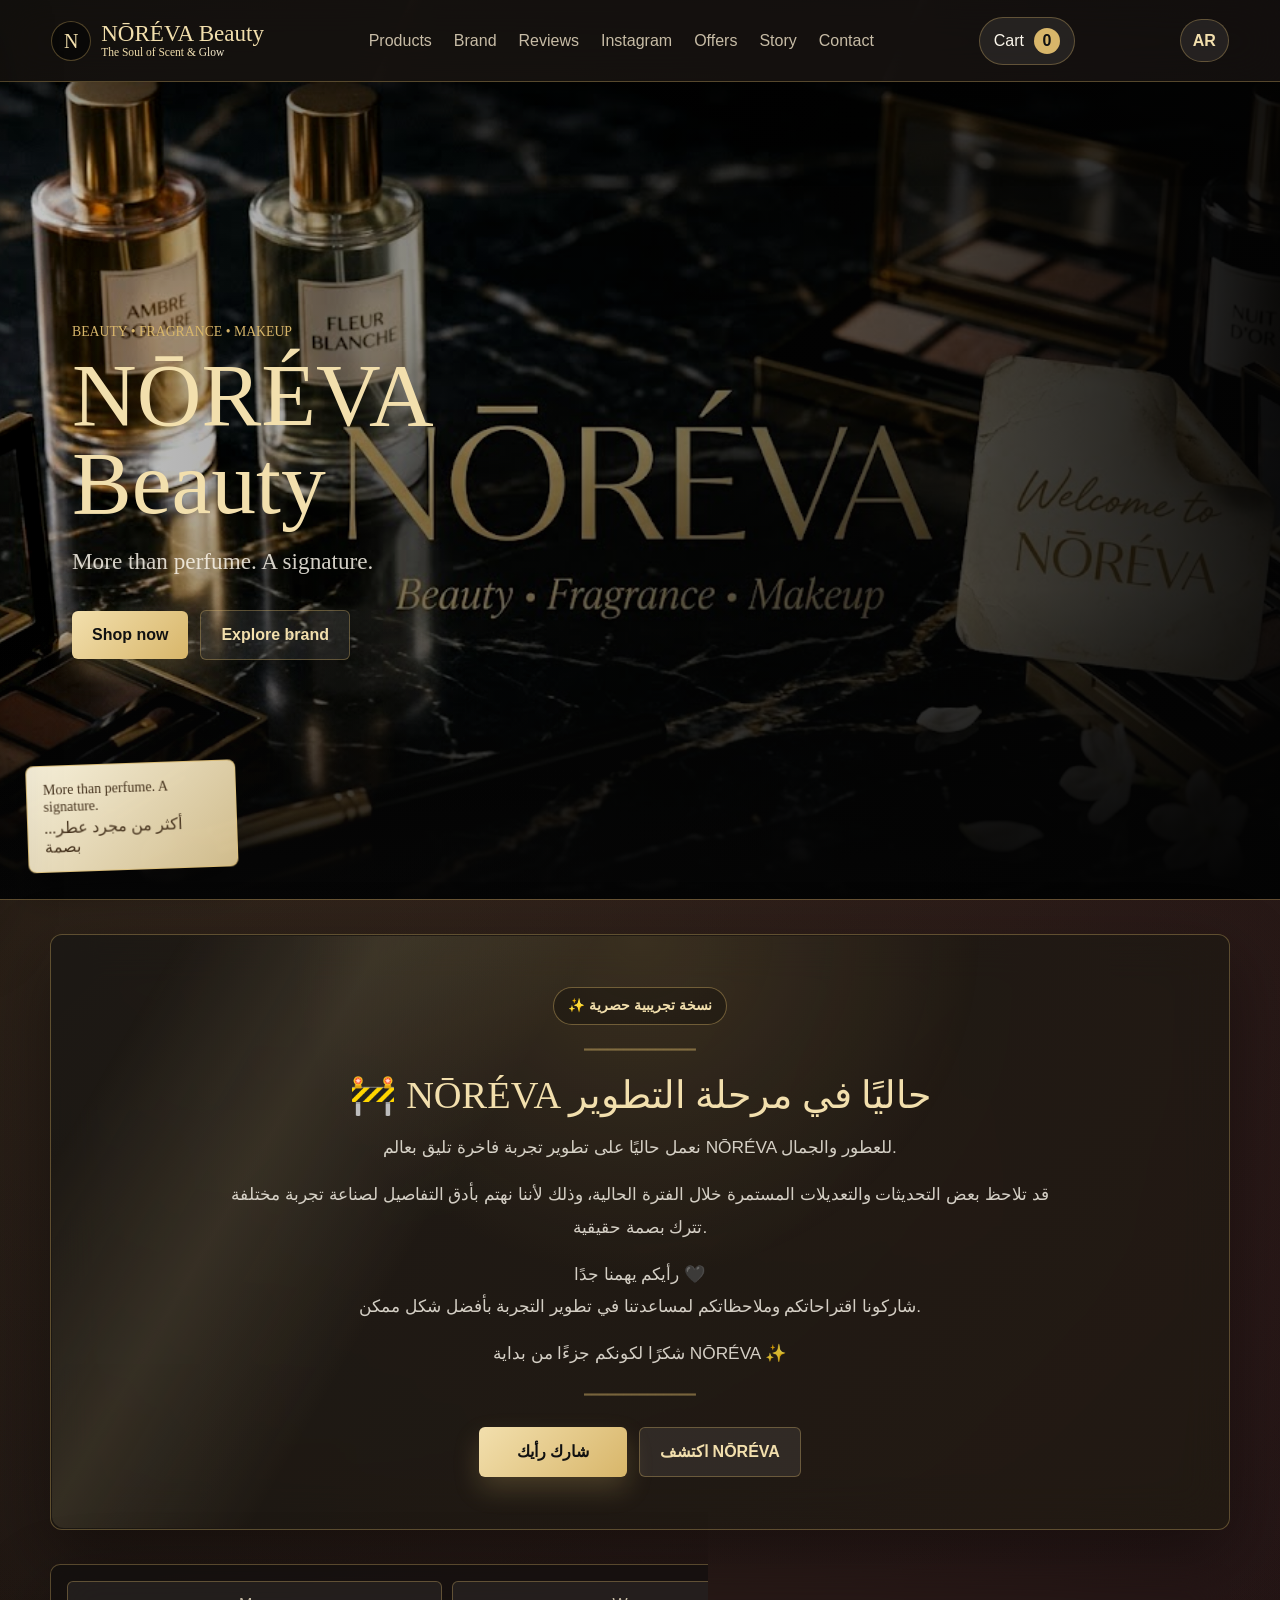
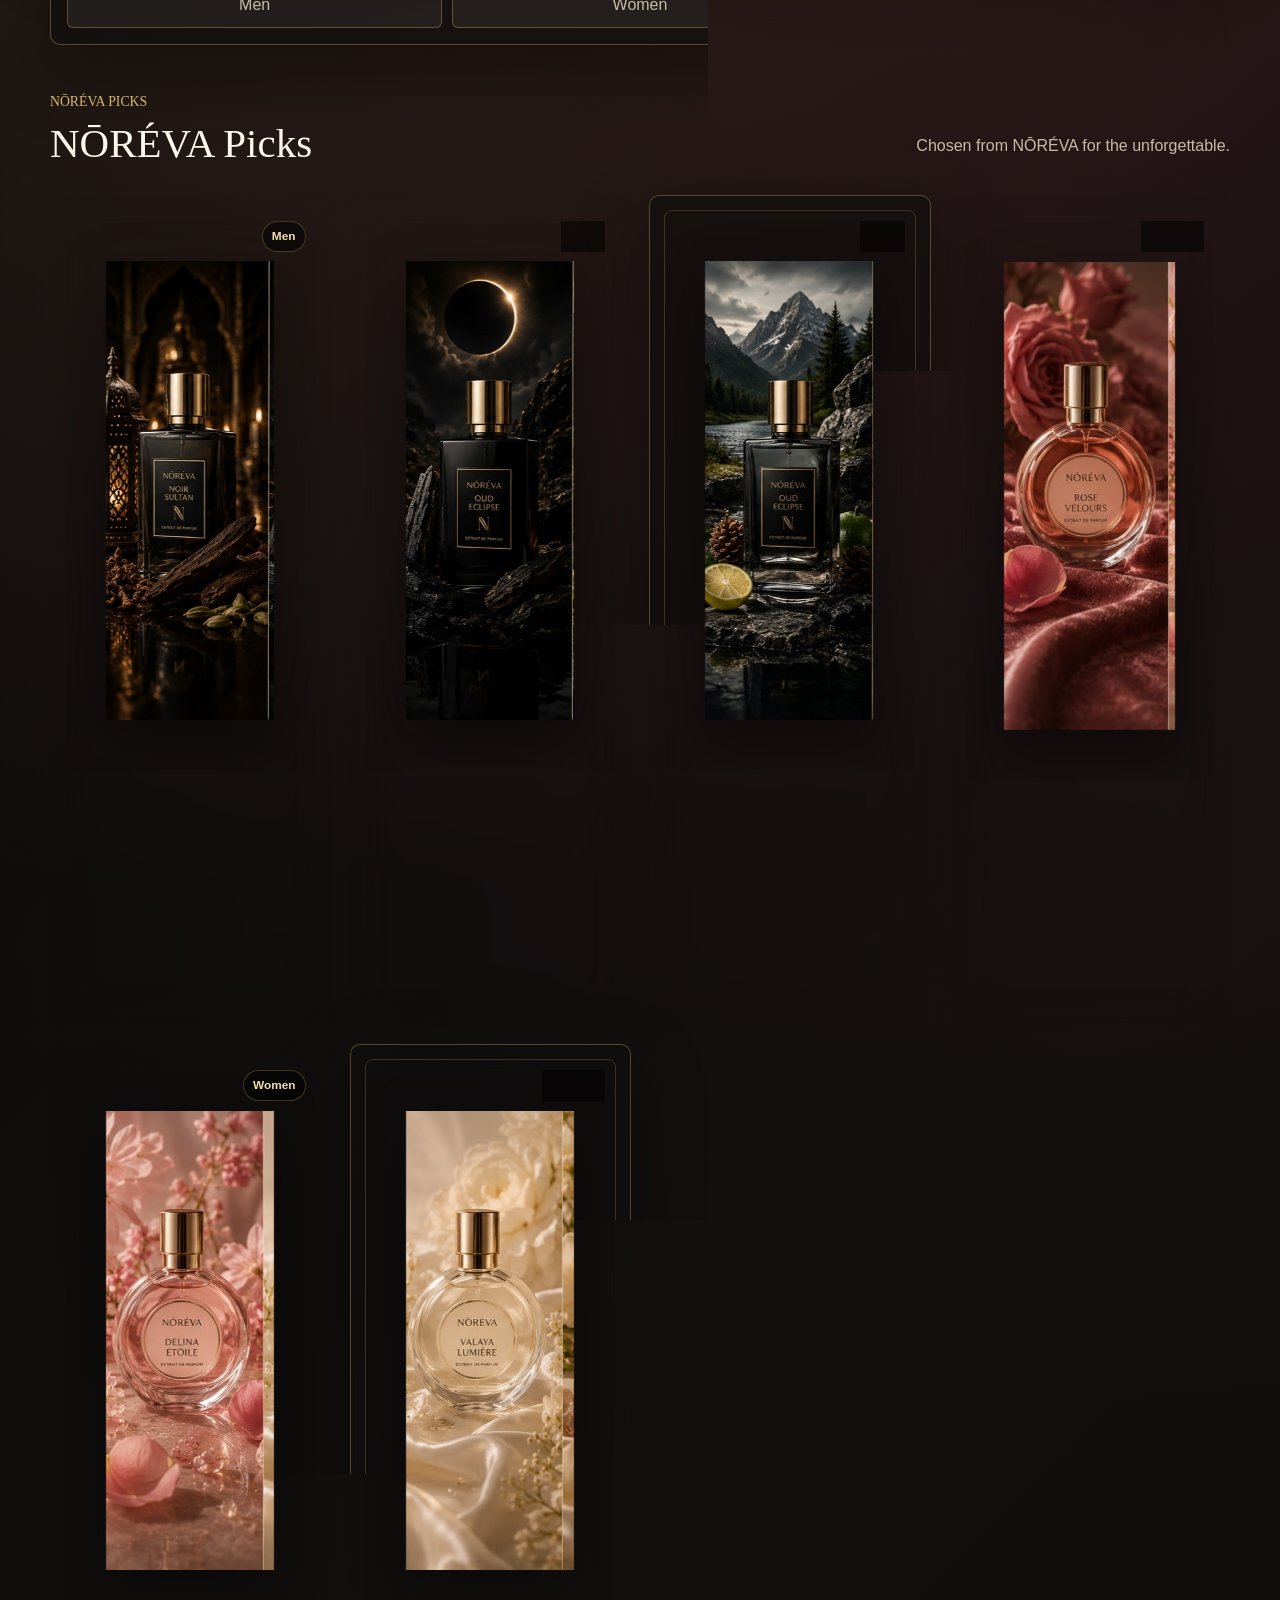
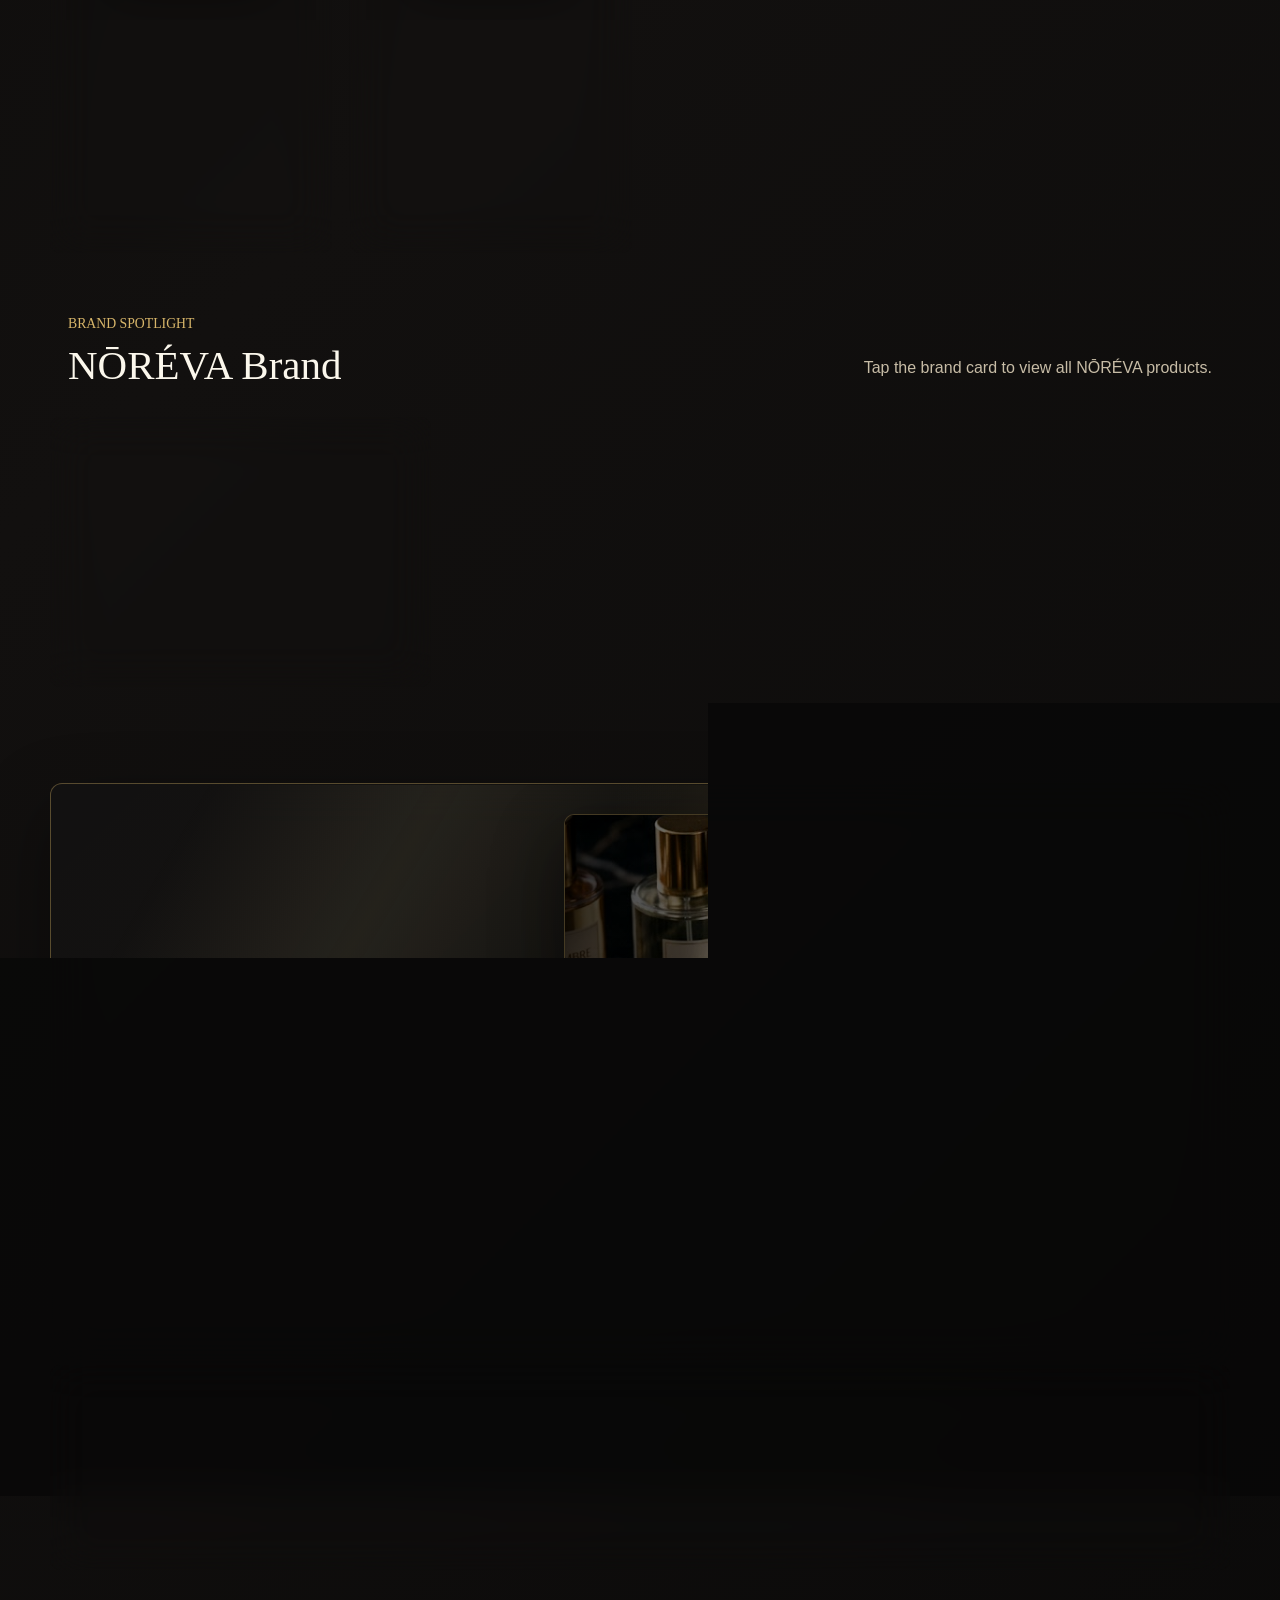
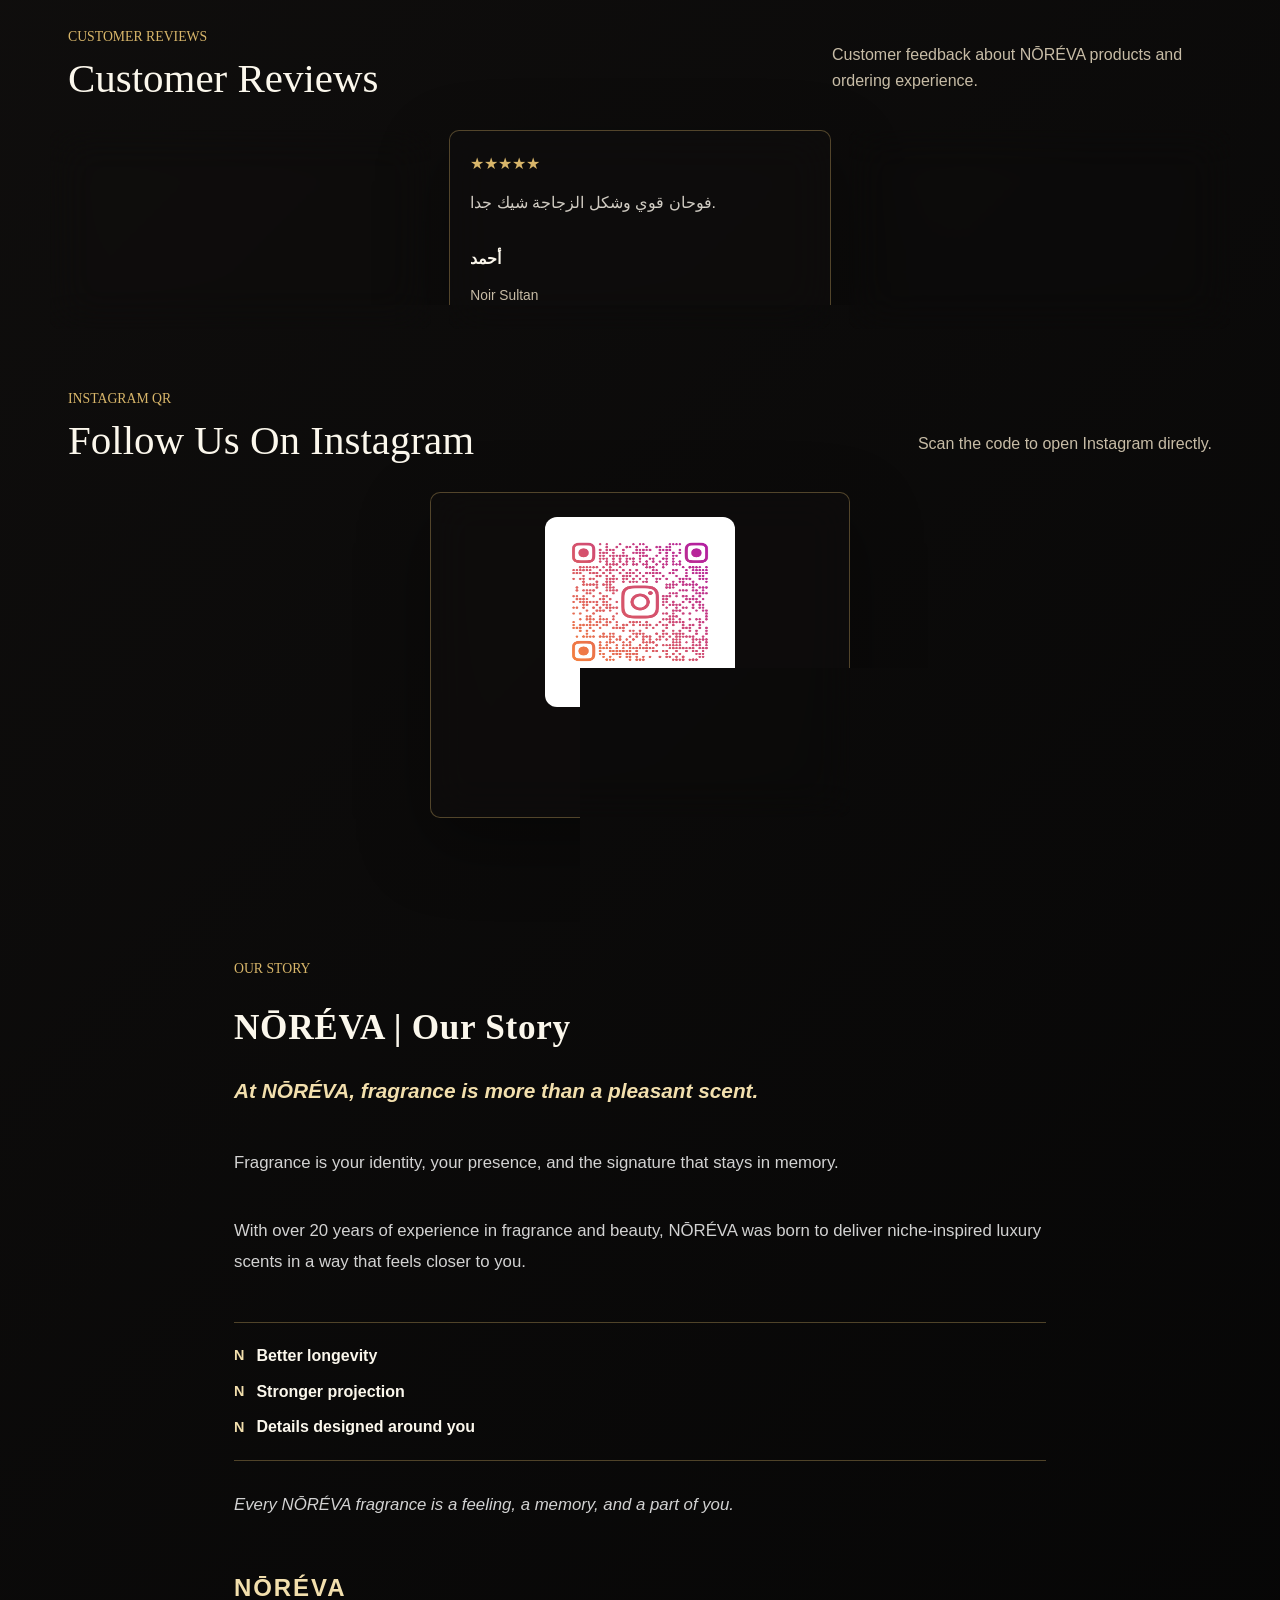
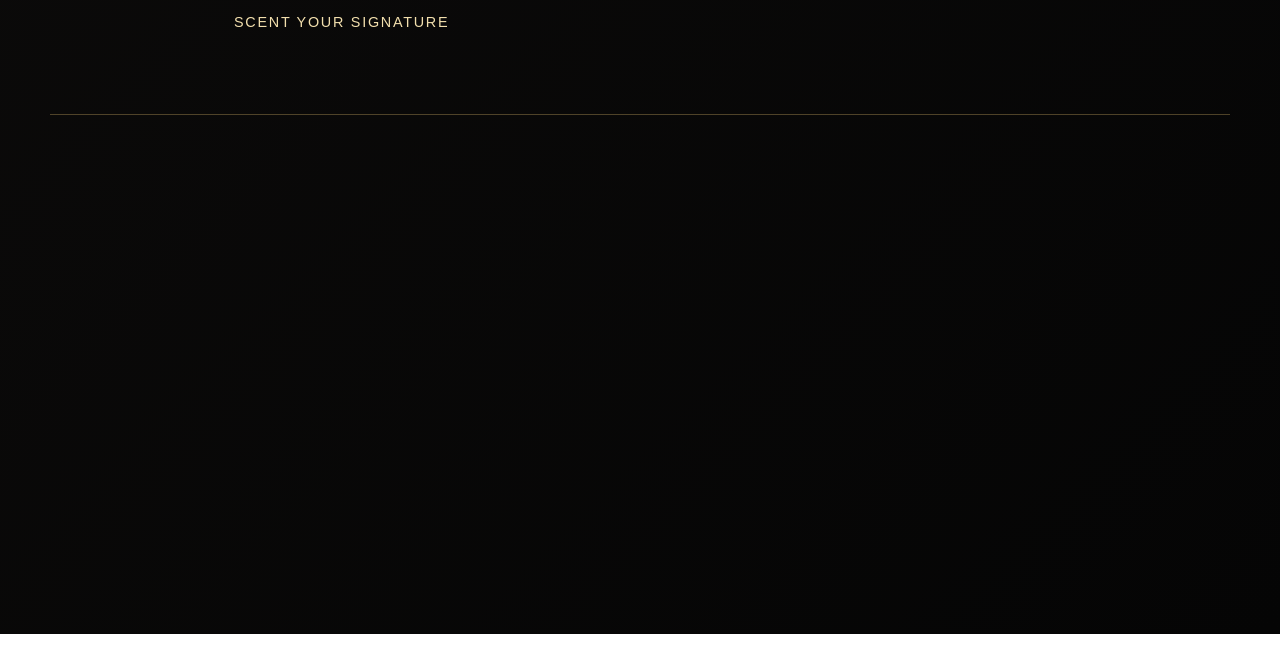
<file: index.html>
<!doctype html>
<html lang="ar" dir="rtl">
  <head>
    <meta charset="UTF-8" />
    <meta name="viewport" content="width=device-width, initial-scale=1.0" />
    <meta http-equiv="Cache-Control" content="no-cache, no-store, must-revalidate" />
    <meta http-equiv="Pragma" content="no-cache" />
    <meta http-equiv="Expires" content="0" />
    <title>NŌRÉVA Beauty | Luxury Niche Perfume</title>
    <meta name="description" content="NŌRÉVA Beauty luxury-inspired niche perfume brand. Premium oils, strong projection, long-lasting performance, and cash on delivery." />
    <meta property="og:type" content="website" />
    <meta property="og:site_name" content="NŌRÉVA Beauty" />
    <meta property="og:title" content="NŌRÉVA Beauty | Luxury Niche Perfume" />
    <meta property="og:description" content="More than perfume. A signature. Luxury-inspired fragrances for men and women." />
    <meta property="og:url" content="https://k76j7fq9mn-jpg.github.io/noreva-beauty/" />
    <meta property="og:image" content="https://k76j7fq9mn-jpg.github.io/noreva-beauty/assets/noreva-whatsapp-preview.jpeg?v=20260517-2" />
    <meta property="og:image:secure_url" content="https://k76j7fq9mn-jpg.github.io/noreva-beauty/assets/noreva-whatsapp-preview.jpeg?v=20260517-2" />
    <meta property="og:image:type" content="image/jpeg" />
    <meta property="og:image:width" content="1404" />
    <meta property="og:image:height" content="1124" />
    <meta property="og:locale" content="ar_EG" />
    <meta name="twitter:card" content="summary_large_image" />
    <meta name="twitter:title" content="NŌRÉVA Beauty | Luxury Niche Perfume" />
    <meta name="twitter:description" content="More than perfume. A signature." />
    <meta name="twitter:image" content="https://k76j7fq9mn-jpg.github.io/noreva-beauty/assets/noreva-whatsapp-preview.jpeg?v=20260517-2" />
    <link rel="stylesheet" href="https://unpkg.com/aos@2.3.1/dist/aos.css" />
    <link rel="stylesheet" href="styles.css?v=20260518-10" />
  </head>
  <body>
    <header class="site-header">
      <a class="brand" href="#" aria-label="NŌRÉVA Beauty">
        <span class="brand-mark">N</span>
        <span class="brand-copy">
          <span class="logo-name">NŌRÉVA Beauty</span>
          <span class="logo-tagline">The Soul of Scent & Glow</span>
        </span>
      </a>
      <nav class="nav" aria-label="التنقل الرئيسي">
        <a href="#products">المنتجات</a>
        <a href="#brandSpotlight">البراند</a>
        <a href="#reviews">الآراء</a>
        <a href="#social">إنستجرام</a>
        <a href="#offers">العروض</a>
        <a href="#story">القصة</a>
        <a href="#contact">تواصل</a>
      </nav>
      <button class="cart-toggle" type="button" aria-label="فتح السلة">
        <span>السلة</span>
        <strong id="cartCount">0</strong>
      </button>
      <button class="language-toggle" type="button" id="languageToggle" aria-label="Switch language">EN</button>
    </header>

    <main>
      <section class="hero">
        <video class="hero-video" autoplay muted loop playsinline webkit-playsinline preload="auto" poster="assets/noreva-hero.jpg">
          <source src="assets video/f_ba_f_b_b_c_f_d_c_mp_.mp4" type="video/mp4" />
          <img src="assets/noreva-hero.jpg" alt="NŌRÉVA Beauty perfume" />
        </video>
        <div class="hero-content" data-aos="fade-up" data-aos-duration="900">
          <p class="eyebrow">Beauty • Fragrance • Makeup</p>
          <h1>NŌRÉVA Beauty</h1>
          <p class="hero-subtitle">More than perfume. A signature.</p>
          <div class="hero-actions">
            <a class="primary-action" href="#products">تسوق الآن</a>
            <a class="secondary-action" href="#brandSpotlight">استعرض البراند</a>
          </div>
        </div>
      </section>

      <section class="exclusive-preview glass-panel" data-aos="fade-up" data-aos-duration="850">
        <p class="preview-label">✨ نسخة تجريبية حصرية</p>
        <div class="preview-divider" aria-hidden="true">━━━━━━━━━━━━━━</div>
        <h2>🚧 NŌRÉVA حاليًا في مرحلة التطوير</h2>
        <p>نعمل حاليًا على تطوير تجربة فاخرة تليق بعالم NŌRÉVA للعطور والجمال.</p>
        <p>
          قد تلاحظ بعض التحديثات والتعديلات المستمرة خلال الفترة الحالية،
          وذلك لأننا نهتم بأدق التفاصيل لصناعة تجربة مختلفة تترك بصمة حقيقية.
        </p>
        <p>
          رأيكم يهمنا جدًا 🖤
          <br />
          شاركونا اقتراحاتكم وملاحظاتكم لمساعدتنا في تطوير التجربة بأفضل شكل ممكن.
        </p>
        <p>شكرًا لكونكم جزءًا من بداية NŌRÉVA ✨</p>
        <div class="preview-divider" aria-hidden="true">━━━━━━━━━━━━━━</div>
        <div class="preview-actions">
          <a class="primary-action preview-action" href="#contact">شارك رأيك</a>
          <a class="secondary-action preview-action" href="#products">اكتشف NŌRÉVA</a>
        </div>
      </section>

      <section class="toolbar glass-panel" aria-label="بحث وتصفية المنتجات" data-aos="fade-up">
        <label class="search">
          <span>بحث</span>
          <input id="searchInput" type="search" placeholder="اكتب اسم المنتج أو البراند..." />
        </label>
        <div class="filters" role="group" aria-label="تصفية المنتجات">
          <button class="filter active" type="button" data-filter="all">الكل</button>
          <button class="filter" type="button" data-filter="perfume">بيرفيوم</button>
          <button class="filter" type="button" data-filter="men-fragrance">رجالي</button>
          <button class="filter" type="button" data-filter="women-fragrance">حريمي</button>
          <button class="filter filter-custom" type="button" data-filter="custom">من اختيارك</button>
          <button class="filter" type="button" data-filter="offer">عروض</button>
        </div>
        <label class="brand-select">
          <span>البراند</span>
          <select id="brandSelect" aria-label="اختيار البراند"></select>
        </label>
      </section>

      <section class="section-heading" id="products" data-aos="fade-up">
        <div>
          <p class="eyebrow">NŌRÉVA Picks</p>
          <h2>مختارات NŌRÉVA</h2>
        </div>
        <p>Chosen from NŌRÉVA for the unforgettable.</p>
      </section>
      <section class="products" id="productGrid" aria-live="polite"></section>

      <section class="brand-spotlight" id="brandSpotlight">
        <div class="section-heading compact" data-aos="fade-up">
          <div>
            <p class="eyebrow">Brand Spotlight</p>
            <h2>براند NŌRÉVA</h2>
          </div>
          <p>اضغط على كارت البراند لعرض كل أصناف نوفيرا.</p>
        </div>
        <div class="spotlight-grid"></div>
      </section>

      <section class="noreva-motion glass-panel" data-aos="fade-up" data-aos-duration="850">
        <div class="motion-copy">
          <p class="eyebrow">NŌRÉVA Motion</p>
          <h2>حضور NŌRÉVA في كل تفصيلة</h2>
          <p>لقطات هادئة تكمل إحساس البراند، وتعرض عالم NŌRÉVA كاختيار فاخر يسبق الكلام.</p>
        </div>
        <div class="motion-frame">
          <video class="motion-video active" autoplay muted loop playsinline webkit-playsinline preload="auto" poster="assets/noreva-hero.jpg">
            <source src="assets video/f_ba_f_b_b_c_f_d_c_mp_.mp4" type="video/mp4" />
          </video>
          <div class="motion-shine" aria-hidden="true"></div>
          <div class="motion-caption">
            <span>Signature Preview</span>
            <strong>Scent your signature.</strong>
          </div>
        </div>
      </section>

      <section class="offer-band glass-panel" id="offers" data-aos="fade-up">
        <div>
          <p class="eyebrow" id="offerLabel">Live Offer</p>
          <h2 id="offerTitle">العرض الحالي</h2>
          <p class="offer-details" id="offerDetails">خصم على القطعة الثانية وشحن مجاني عند حد معين.</p>
        </div>
      </section>

      <section class="reviews-section" id="reviews">
        <div class="section-heading compact" data-aos="fade-up">
          <div>
            <p class="eyebrow">Customer Reviews</p>
            <h2>آراء العملاء</h2>
          </div>
          <p>آراء العملاء عن منتجات NŌRÉVA وتجربة الطلب.</p>
        </div>
        <div class="reviews-grid" id="reviewsGrid"></div>
      </section>

      <section class="social-section" id="social">
        <div class="section-heading compact" data-aos="fade-up">
          <div>
            <p class="eyebrow">Instagram QR</p>
            <h2>تابعنا على إنستجرام</h2>
          </div>
          <p>امسح الكود وافتح صفحة Instagram مباشرة.</p>
        </div>
        <div class="social-grid">
          <a class="social-card glass-panel" id="instagramLink" href="https://www.instagram.com/norevabeauty/" target="_blank" rel="noopener" data-aos="zoom-in">
            <img id="instagramQr" src="assets/norevabeauty-instagram-qr.png" alt="QR Code صفحة Instagram" />
            <span>Instagram</span>
            <strong>@norevabeauty</strong>
          </a>
        </div>
      </section>

      <section class="brand-story" id="story" data-aos="fade-up">
        <div class="brand-story-inner">
          <p class="eyebrow">Our Story</p>
          <h2>نوفيرا | القصة</h2>
          <p class="story-lead">في NŌRÉVA، العطر مش مجرد ريحة حلوة.</p>
          <p class="story-body">العطر هو هويتك، حضورك، والبصمة اللي بتفضل في الذاكرة حتى بعد ما تمشي.</p>
          <p class="story-body">بعد خبرة تمتد لأكثر من 20 عاما في عالم العطور والجمال، ولدت NŌRÉVA برؤية مختلفة: تقديم تجربة عطرية فاخرة مستوحاة من عالم العطور النيش وأشهر الروائح العالمية، لكن بأسلوب أقرب إليك.</p>
          <div class="story-features">
            <div class="story-feature"><span class="story-feature-icon">N</span><span>ثبات أفضل</span></div>
            <div class="story-feature"><span class="story-feature-icon">N</span><span>فوحان أقوى</span></div>
            <div class="story-feature"><span class="story-feature-icon">N</span><span>تفاصيل مصممة بطريقتك أنت</span></div>
          </div>
          <p class="story-closing">كل عطر من NŌRÉVA هو حالة، ذكرى، وجزء منك.</p>
          <div class="story-signature">
            <span class="brand-name-story">NŌRÉVA</span>
            <span class="story-tagline">Scent Your Signature</span>
          </div>
        </div>
      </section>

      <section class="contact" id="contact">
        <div data-aos="fade-up">
          <p class="eyebrow">Contact</p>
          <h2>جاهزين للطلبات والاستفسار</h2>
          <p>اكتب لنا تفاصيل الطلب، أو ابعت أسماء المنتجات اللي عجبتك من السلة.</p>
          <a class="suggestions-phone" href="tel:01018591535">رقم المقترحات: 01018591535</a>
          <p class="signature-line" aria-label="MM signature"><span>MM</span></p>
        </div>
        <form class="contact-form glass-panel" data-aos="fade-up" data-aos-delay="120">
          <input name="contactName" type="text" placeholder="اسمك" aria-label="اسمك" required />
          <input name="contactPhone" type="tel" placeholder="رقم الموبايل" aria-label="رقم الموبايل" />
          <textarea name="contactMessage" placeholder="اكتب اقتراحك أو شكوتك أو تفاصيل الطلب" aria-label="تفاصيل الطلب" required></textarea>
          <label class="consent-choice">
            <input name="marketingConsent" type="checkbox" />
            <span>أوافق على استقبال عروض وأخبار NŌRÉVA على واتساب.</span>
          </label>
          <button class="primary-action" type="submit">إرسال الطلب</button>
          <p class="contact-success" id="contactSuccess" hidden>تم تسجيل رسالتك بنجاح في لوحة الإدارة.</p>
        </form>
      </section>
    </main>

    <aside class="cart-panel" id="cartPanel" aria-label="سلة التسوق" aria-hidden="true">
      <div class="cart-header">
        <h2>سلة التسوق</h2>
        <button class="icon-button" type="button" id="closeCart" aria-label="إغلاق السلة">×</button>
      </div>
      <div class="cart-offer-note" id="cartOfferNote">
        <strong>عرض نوفيرا</strong>
        <span>20% خصم على القطعة الثانية يتحسب تلقائيا في السلة.</span>
      </div>
      <div class="cart-items" id="cartItems"></div>
      <div class="cart-footer">
        <div class="cart-totals">
          <div class="cart-total-row"><span>قبل الخصم</span><strong id="cartSubtotalDisplay">0 جنيه</strong></div>
          <div class="cart-total-row cart-discount-row" id="cartDiscountRow" style="display:none"><span>الخصم</span><strong id="cartDiscountDisplay" class="discount-amount">- 0 جنيه</strong></div>
          <div class="cart-total-row cart-total-final"><span>الإجمالي</span><strong id="cartTotal">0 جنيه</strong></div>
        </div>
        <button class="primary-action checkout" type="button">إتمام الطلب</button>
      </div>
    </aside>

    <section class="product-modal" id="productModal" aria-hidden="true" aria-label="تفاصيل المنتج">
      <div class="product-detail-card glass-panel">
        <button class="icon-button product-close" type="button" id="closeProductModal" aria-label="إغلاق تفاصيل المنتج">×</button>
        <div id="productDetailBody"></div>
      </div>
    </section>

    <section class="order-modal" id="orderModal" aria-hidden="true" aria-label="إتمام الطلب">
      <div class="order-card glass-panel">
        <button class="icon-button order-close" type="button" id="closeOrderModal" aria-label="إغلاق إتمام الطلب">×</button>
        <div id="checkoutStep">
          <p class="eyebrow">Checkout</p>
          <h2>بيانات الطلب والدفع</h2>
          <p class="order-note">الدفع عند الاستلام فقط. اكتب بيانات التوصيل وسيتم تجهيز رسالة واتساب بالطلب.</p>
          <form class="checkout-form" id="checkoutForm">
            <div class="form-grid">
              <input id="customerName" type="text" placeholder="اسم العميل" required />
              <input id="customerPhone" type="tel" placeholder="رقم الموبايل" required />
              <input id="customerCity" type="text" placeholder="المدينة / المنطقة" required />
              <input id="customerAddress" type="text" placeholder="العنوان" required />
            </div>
            <label class="payment-choice"><span>منطقة التوصيل</span><select id="deliveryArea"></select></label>
            <p class="delivery-status" id="deliveryStatus"></p>
            <p class="cash-note">طريقة الدفع: الدفع عند الاستلام</p>
            <label class="order-comment">
              <span>ملاحظات على الطلب</span>
              <textarea id="customerNotes" name="customerNotes" rows="3" placeholder="مثلا: ميعاد مناسب للتوصيل، تفاصيل العنوان، أو أي ملاحظة للطلب"></textarea>
            </label>
            <label class="consent-choice">
              <input name="marketingConsent" type="checkbox" />
              <span>أوافق على استقبال عروض وأخبار NŌRÉVA على واتساب.</span>
            </label>
            <div class="order-summary" id="checkoutSummary"></div>
            <button class="primary-action checkout-submit" type="submit">تأكيد الطلب</button>
          </form>
        </div>
        <div id="receiptStep" hidden>
          <p class="eyebrow">Receipt</p>
          <h2>فاتورة الطلب</h2>
          <div class="receipt-layout">
            <div class="order-summary" id="orderSummary"></div>
            <div class="rating-qr"><img id="ratingQr" alt="QR Code تقييم التجربة" /><strong>QR لتقييم التجربة</strong><span>امسح الكود بعد الطلب واكتب رأيك في NŌRÉVA.</span></div>
          </div>
          <div class="order-next"><strong>الخطوة التالية</strong><span>اضغط زر واتساب لإرسال الطلب كاملا، وبعدها يتم تأكيد التوصيل والدفع عند الاستلام.</span></div>
          <a class="primary-action whatsapp-order" id="whatsappOrderLink" href="#" target="_blank" rel="noopener">إرسال الطلب على واتساب</a>
        </div>
      </div>
    </section>

    <section class="taste-modal" id="tasteModal" aria-hidden="true" aria-label="اختيار ذوق العميل">
      <div class="taste-card glass-panel">
        <button class="icon-button taste-close" type="button" id="closeTasteModal" aria-label="إغلاق اختيار الذوق">×</button>
        <p class="eyebrow">NŌRÉVA Match</p>
        <h2>اختار ذوقك</h2>
        <p class="taste-intro">جاوب كام اختيار سريع، ونرشح لك عطر مناسب لشخصيتك.</p>
        <form class="taste-form" id="tasteForm">
          <label>
            <span>بتستخدم إيه غالبًا؟</span>
            <select name="currentScent" required>
              <option value="عطور هادئة">عطور هادئة</option>
              <option value="عطور قوية">عطور قوية</option>
              <option value="عود وشرقي">عود وشرقي</option>
              <option value="فريش وحمضي">فريش وحمضي</option>
              <option value="فانيليا وسويت">فانيليا وسويت</option>
            </select>
            <input name="currentScentOther" type="text" placeholder="أخرى: اكتب نوع أو اسم عطر بتحبه" />
          </label>
          <label>
            <span>تحب الستايل يكون؟</span>
            <select name="style" required>
              <option value="Sport">Sport</option>
              <option value="Classic">Classic</option>
              <option value="Soft">ناعم</option>
              <option value="Luxury">فاخر</option>
              <option value="Bold">قوي ولافت</option>
            </select>
            <input name="styleOther" type="text" placeholder="أخرى: اكتب الستايل بطريقتك" />
          </label>
          <label>
            <span>المناسبة الأساسية؟</span>
            <select name="occasion" required>
              <option value="استخدام يومي">استخدام يومي</option>
              <option value="خروجات ومناسبات">خروجات ومناسبات</option>
              <option value="شغل">شغل</option>
              <option value="هدايا">هدايا</option>
            </select>
            <input name="occasionOther" type="text" placeholder="أخرى: مناسبة معينة أو استخدام خاص" />
          </label>
          <label>
            <span>عايز الثبات؟</span>
            <select name="performance" required>
              <option value="متوسط وناعم">متوسط وناعم</option>
              <option value="قوي">قوي</option>
              <option value="قوي جدًا">قوي جدًا</option>
            </select>
            <input name="performanceOther" type="text" placeholder="أخرى: اكتب درجة الثبات أو الفوحان اللي تحبها" />
          </label>
          <label>
            <span>بتدخن؟</span>
            <select name="smoking" required>
              <option value="لا">لا</option>
              <option value="نعم">نعم</option>
              <option value="أحيانا">أحيانا</option>
            </select>
            <input name="smokingOther" type="text" placeholder="أخرى: اكتب أي تفصيلة مهمة عن الاستخدام" />
          </label>
          <input name="customerName" type="text" placeholder="اسمك" />
          <input name="customerPhone" type="tel" placeholder="رقم الموبايل" />
          <label class="consent-choice">
            <input name="marketingConsent" type="checkbox" />
            <span>أوافق على استقبال عروض وأخبار NŌRÉVA على واتساب.</span>
          </label>
          <button class="primary-action" type="submit">ابعت اختياراتي على واتساب</button>
        </form>
      </div>
    </section>

    <a class="floating-sticker" href="#products" aria-label="Welcome to NŌRÉVA"><span>Welcome to NŌRÉVA</span><strong>Your New Addiction Starts Here.</strong></a>
    <div class="overlay" id="overlay"></div>

    <script src="https://unpkg.com/aos@2.3.1/dist/aos.js"></script>
    <script src="products-data.js?v=20260518-10"></script>
    <script src="script.js?v=20260518-10"></script>
  </body>
</html>
</file>
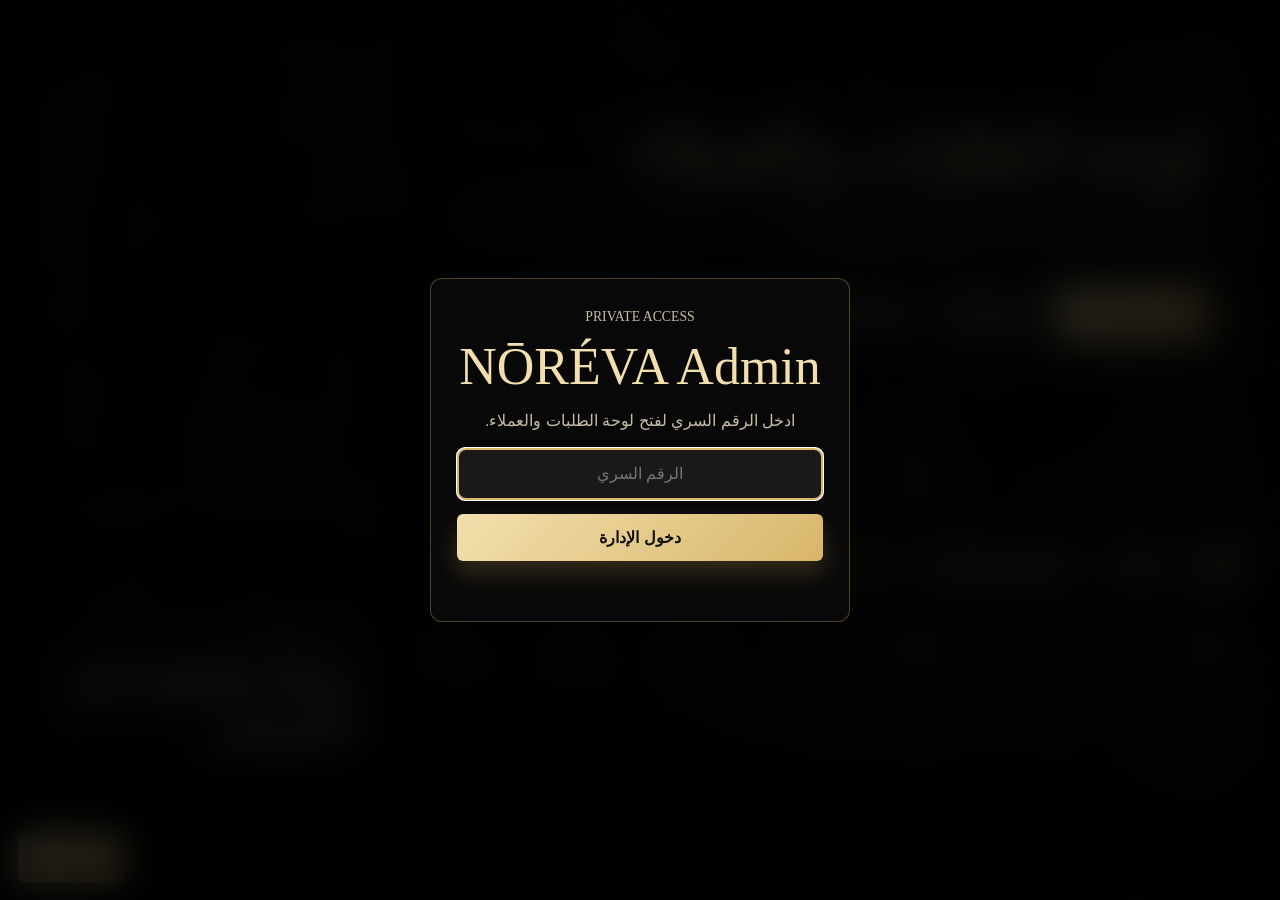
<file: admin.html>
<!doctype html>
<html lang="ar" dir="rtl">
  <head>
    <meta charset="UTF-8" />
    <meta name="viewport" content="width=device-width, initial-scale=1.0" />
    <title>NŌRÉVA Admin | Orders & CRM</title>
    <link rel="stylesheet" href="styles.css?v=20260518-16" />
    <style>
      body {
        min-height: 100vh;
        padding: 28px;
        background:
          linear-gradient(rgba(4, 4, 4, 0.86), rgba(4, 4, 4, 0.92)),
          url("assets/noreva-whatsapp-preview.jpeg") center / cover fixed;
      }

      .admin-shell {
        width: min(1220px, 100%);
        margin: 0 auto;
      }

      .admin-hero {
        display: grid;
        gap: 16px;
        margin-bottom: 20px;
        padding: clamp(22px, 4vw, 42px);
        border-radius: 12px;
      }

      .admin-hero h1 {
        max-width: none;
        margin: 0;
        font-size: clamp(2.2rem, 5vw, 4.6rem);
      }

      .admin-hero p {
        max-width: 760px;
        color: var(--muted);
        line-height: 1.8;
      }

      .admin-actions,
      .admin-tabs,
      .stats-grid {
        display: flex;
        flex-wrap: wrap;
        gap: 10px;
      }

      .admin-tabs {
        margin: 18px 0;
      }

      .admin-tab,
      .admin-export {
        min-height: 42px;
        padding: 10px 15px;
        border: 1px solid var(--line);
        border-radius: 999px;
        color: var(--ink);
        background: rgba(255, 255, 255, 0.07);
        cursor: pointer;
        font-weight: 800;
        transition: transform 0.2s ease, border-color 0.2s ease, background 0.2s ease;
      }

      .admin-tab:hover,
      .admin-export:hover,
      .admin-tab.active {
        transform: translateY(-1px);
        border-color: rgba(216, 182, 106, 0.72);
        background: rgba(216, 182, 106, 0.16);
      }

      .stats-grid {
        display: grid;
        grid-template-columns: repeat(4, minmax(0, 1fr));
        margin-bottom: 18px;
      }

      .stat-card {
        padding: 18px;
        border-radius: 10px;
      }

      .stat-card span {
        color: var(--muted);
        font-size: 0.88rem;
      }

      .stat-card strong {
        display: block;
        margin-top: 8px;
        color: var(--soft-gold);
        font-family: var(--serif);
        font-size: 2rem;
        font-weight: 300;
      }

      .admin-grid {
        display: grid;
        grid-template-columns: minmax(0, 1fr) 340px;
        gap: 16px;
      }

      .admin-panel {
        padding: 16px;
        border-radius: 12px;
      }

      .admin-table-wrap {
        overflow: auto;
      }

      .admin-table {
        width: 100%;
        min-width: 860px;
        border-collapse: collapse;
      }

      .admin-table th,
      .admin-table td {
        padding: 12px;
        border-bottom: 1px solid rgba(216, 182, 106, 0.16);
        text-align: start;
        vertical-align: top;
      }

      .admin-table th {
        color: var(--soft-gold);
        font-size: 0.84rem;
        font-weight: 800;
      }

      .admin-table td {
        color: rgba(251, 247, 236, 0.82);
        font-size: 0.9rem;
      }

      .badge {
        display: inline-flex;
        padding: 5px 9px;
        border: 1px solid rgba(216, 182, 106, 0.32);
        border-radius: 999px;
        color: var(--soft-gold);
        background: rgba(0, 0, 0, 0.22);
        font-size: 0.78rem;
        font-weight: 800;
      }

      .customer-list {
        display: grid;
        gap: 10px;
        margin-top: 12px;
      }

      .customer-card {
        padding: 12px;
        border: 1px solid rgba(216, 182, 106, 0.18);
        border-radius: 8px;
        background: rgba(255, 255, 255, 0.04);
      }

      .customer-card strong {
        color: var(--ink);
      }

      .customer-card span {
        display: block;
        margin-top: 4px;
        color: var(--muted);
        font-size: 0.88rem;
      }

      .empty-admin {
        padding: 28px;
        color: var(--muted);
        text-align: center;
      }

      .auth-screen {
        position: fixed;
        inset: 0;
        z-index: 100;
        display: grid;
        place-items: center;
        padding: 18px;
        background: rgba(0, 0, 0, 0.82);
        backdrop-filter: blur(18px);
      }

      [hidden] {
        display: none !important;
      }

      .auth-card {
        width: min(420px, 100%);
        display: grid;
        gap: 14px;
        padding: 26px;
        border-radius: 12px;
        text-align: center;
      }

      .auth-card h1 {
        max-width: none;
        margin: 0;
        font-size: clamp(2rem, 7vw, 3.25rem);
      }

      .auth-card p {
        margin: 0;
        color: var(--muted);
        line-height: 1.7;
      }

      .auth-card input {
        min-height: 48px;
        padding: 12px 14px;
        border: 1px solid var(--line);
        border-radius: 8px;
        color: var(--ink);
        background: rgba(255, 255, 255, 0.07);
        text-align: center;
        outline-color: var(--gold);
      }

      .auth-error {
        min-height: 20px;
        color: #ff9f9f;
        font-weight: 800;
      }

      .admin-locked .admin-shell {
        filter: blur(8px);
        pointer-events: none;
        user-select: none;
      }

      .site-quick-link {
        position: fixed;
        left: 18px;
        bottom: 18px;
        z-index: 60;
        min-height: 46px;
        padding-inline: 18px;
        box-shadow: 0 18px 44px rgba(0, 0, 0, 0.45);
      }

      @media (max-width: 860px) {
        body {
          padding: 14px;
        }

        .stats-grid,
        .admin-grid {
          grid-template-columns: 1fr;
        }

        .admin-actions,
        .admin-tabs {
          display: grid;
          grid-template-columns: repeat(2, minmax(0, 1fr));
        }

        .admin-tab,
        .admin-export {
          width: 100%;
        }

        .admin-table {
          min-width: 0;
        }

        .admin-table thead {
          display: none;
        }

        .admin-table,
        .admin-table tbody,
        .admin-table tr,
        .admin-table td {
          display: block;
          width: 100%;
        }

        .admin-table tr {
          margin-bottom: 12px;
          padding: 12px;
          border: 1px solid rgba(216, 182, 106, 0.18);
          border-radius: 10px;
          background: rgba(255, 255, 255, 0.04);
        }

        .admin-table td {
          display: grid;
          grid-template-columns: 98px minmax(0, 1fr);
          gap: 10px;
          padding: 9px 0;
          border-bottom: 1px solid rgba(216, 182, 106, 0.1);
        }

        .admin-table td:last-child {
          border-bottom: 0;
        }

        .admin-table td::before {
          content: attr(data-label);
          color: var(--soft-gold);
          font-weight: 900;
        }

        .admin-table td.record-details {
          display: block;
        }

        .admin-table td.record-details::before {
          display: block;
          margin-bottom: 8px;
        }

        .record-message {
          display: block;
          padding: 12px;
          border: 1px solid rgba(216, 182, 106, 0.16);
          border-radius: 8px;
          color: rgba(251, 247, 236, 0.92);
          background: rgba(0, 0, 0, 0.24);
          line-height: 1.75;
          white-space: pre-wrap;
          word-break: break-word;
        }

        .site-quick-link {
          right: 14px;
          left: 14px;
          bottom: 14px;
        }
      }
    </style>
  </head>
  <body class="admin-locked">
    <a class="primary-action site-quick-link" href="index.html?v=20260518-16">فتح الموقع</a>

    <section class="auth-screen" id="authScreen" aria-label="تسجيل دخول الإدارة">
      <form class="auth-card glass-panel" id="adminAuthForm">
        <p class="eyebrow">Private Access</p>
        <h1>NŌRÉVA Admin</h1>
        <p>ادخل الرقم السري لفتح لوحة الطلبات والعملاء.</p>
        <input id="adminPassword" type="password" placeholder="الرقم السري" autocomplete="current-password" required />
        <button class="primary-action" type="submit">دخول الإدارة</button>
        <span class="auth-error" id="authError"></span>
      </form>
    </section>

    <main class="admin-shell">
      <section class="admin-hero glass-panel">
        <p class="eyebrow">NŌRÉVA CRM</p>
        <h1>لوحة الطلبات والعملاء</h1>
        <p>متابعة الطلبات، الاقتراحات، اختيارات العطور، وقائمة العملاء الموافقين على استقبال العروض. الطلبات تستمر في واتساب وتتسجل هنا، أما الاقتراحات والشكاوي فتظهر هنا فقط.</p>
        <div class="admin-actions">
          <a class="primary-action" href="index.html?v=20260518-16">فتح موقع العملاء</a>
          <a class="secondary-action" href="owner.html?v=20260518-16">بوابة المالك</a>
          <button class="admin-export" type="button" id="exportRecords">تصدير كل البيانات CSV</button>
          <button class="admin-export" type="button" id="exportMarketing">تصدير عملاء العروض CSV</button>
        </div>
      </section>

      <section class="stats-grid" aria-label="ملخص البيانات">
        <div class="stat-card glass-panel"><span>كل السجلات</span><strong id="totalRecords">0</strong></div>
        <div class="stat-card glass-panel"><span>طلبات</span><strong id="totalOrders">0</strong></div>
        <div class="stat-card glass-panel"><span>اقتراحات وشكاوى</span><strong id="totalMessages">0</strong></div>
        <div class="stat-card glass-panel"><span>عملاء العروض</span><strong id="totalMarketing">0</strong></div>
      </section>

      <div class="admin-tabs" role="group" aria-label="تصفية البيانات">
        <button class="admin-tab active" type="button" data-filter="all">الكل</button>
        <button class="admin-tab" type="button" data-filter="order">الطلبات</button>
        <button class="admin-tab" type="button" data-filter="message">الشكاوى والاقتراحات</button>
        <button class="admin-tab" type="button" data-filter="match">من اختيارك</button>
      </div>

      <section class="admin-grid">
        <div class="admin-panel glass-panel">
          <div class="admin-table-wrap">
            <table class="admin-table">
              <thead>
                <tr>
                  <th>التاريخ</th>
                  <th>النوع</th>
                  <th>الاسم</th>
                  <th>الموبايل</th>
                  <th>المدينة</th>
                  <th>التفاصيل</th>
                  <th>الإجمالي</th>
                  <th>العروض</th>
                </tr>
              </thead>
              <tbody id="recordsBody"></tbody>
            </table>
          </div>
          <p class="empty-admin" id="emptyState" hidden>لا توجد بيانات مسجلة حتى الآن.</p>
        </div>

        <aside class="admin-panel glass-panel">
          <p class="eyebrow">Marketing List</p>
          <h2>عملاء وافقوا على العروض</h2>
          <div class="customer-list" id="marketingList"></div>
        </aside>
      </section>
    </main>

    <script>
      const storageKey = "noreva-crm-records";
      const adminPasswords = ["1234", "Noreva2026", "noreva2026"];
      const authKey = "noreva-admin-authenticated";
      let currentFilter = "all";

      const els = {
        authScreen: document.querySelector("#authScreen"),
        adminAuthForm: document.querySelector("#adminAuthForm"),
        adminPasswordInput: document.querySelector("#adminPassword"),
        authError: document.querySelector("#authError"),
        recordsBody: document.querySelector("#recordsBody"),
        emptyState: document.querySelector("#emptyState"),
        marketingList: document.querySelector("#marketingList"),
        totalRecords: document.querySelector("#totalRecords"),
        totalOrders: document.querySelector("#totalOrders"),
        totalMessages: document.querySelector("#totalMessages"),
        totalMarketing: document.querySelector("#totalMarketing"),
        tabs: document.querySelectorAll(".admin-tab"),
        exportRecords: document.querySelector("#exportRecords"),
        exportMarketing: document.querySelector("#exportMarketing"),
      };

      function unlockAdmin() {
        document.body.classList.remove("admin-locked");
        els.authScreen.hidden = true;
        render();
      }

      if (sessionStorage.getItem(authKey) === "1") {
        unlockAdmin();
      } else {
        els.adminPasswordInput.focus();
      }

      els.adminAuthForm.addEventListener("submit", (event) => {
        event.preventDefault();
        const enteredPassword = String(els.adminPasswordInput.value || "").trim();
        if (adminPasswords.includes(enteredPassword)) {
          sessionStorage.setItem(authKey, "1");
          unlockAdmin();
          return;
        }
        els.authError.textContent = "الرقم السري غير صحيح";
        els.adminPasswordInput.value = "";
        els.adminPasswordInput.focus();
      });

      function getRecords() {
        try {
          return JSON.parse(localStorage.getItem(storageKey) || "[]");
        } catch {
          return [];
        }
      }

      function formatDate(value) {
        if (!value) return "-";
        return new Intl.DateTimeFormat("ar-EG", {
          dateStyle: "medium",
          timeStyle: "short",
        }).format(new Date(value));
      }

      function recordType(type) {
        return {
          order: "طلب",
          message: "اقتراح/شكوى",
          match: "من اختيارك",
        }[type] || type || "-";
      }

      function render() {
        const records = getRecords();
        const filtered = currentFilter === "all"
          ? records
          : records.filter((record) => record.type === currentFilter);
        const marketing = records.filter((record) => record.marketingConsent && record.phone && record.phone !== "-");

        els.totalRecords.textContent = records.length;
        els.totalOrders.textContent = records.filter((record) => record.type === "order").length;
        els.totalMessages.textContent = records.filter((record) => record.type === "message").length;
        els.totalMarketing.textContent = marketing.length;

        els.recordsBody.innerHTML = filtered.map((record) => `
          <tr>
            <td data-label="التاريخ">${escapeHTML(formatDate(record.createdAt))}</td>
            <td data-label="النوع"><span class="badge">${escapeHTML(recordType(record.type))}</span></td>
            <td data-label="الاسم">${escapeHTML(record.name || "-")}</td>
            <td data-label="الموبايل">${escapeHTML(record.phone || "-")}</td>
            <td data-label="المدينة">${escapeHTML(record.city || "-")}</td>
            <td class="record-details" data-label="${record.type === "message" ? "الرسالة" : "التفاصيل"}"><span class="record-message">${escapeHTML(record.items || record.message || "-")}</span></td>
            <td data-label="الإجمالي">${record.total ? `${Number(record.total).toLocaleString("ar-EG")} جنيه` : "-"}</td>
            <td data-label="العروض">${record.marketingConsent ? "نعم" : "لا"}</td>
          </tr>
        `).join("");
        els.emptyState.hidden = filtered.length > 0;

        els.marketingList.innerHTML = marketing.length
          ? marketing.map((record) => `
              <div class="customer-card">
                <strong>${escapeHTML(record.name || "عميل NŌRÉVA")}</strong>
                <span>${escapeHTML(record.phone || "-")}</span>
                <span>${escapeHTML(record.type ? recordType(record.type) : "-")} · ${escapeHTML(formatDate(record.createdAt))}</span>
              </div>
            `).join("")
          : `<p class="empty-admin">لا يوجد عملاء وافقوا على العروض بعد.</p>`;
      }

      function escapeHTML(value) {
        return String(value ?? "")
          .replace(/&/g, "&amp;")
          .replace(/</g, "&lt;")
          .replace(/>/g, "&gt;")
          .replace(/"/g, "&quot;")
          .replace(/'/g, "&#039;");
      }

      function exportCsv(records, filename) {
        const headers = ["createdAt", "type", "status", "orderId", "name", "phone", "city", "address", "items", "message", "subtotal", "discount", "deliveryFee", "total", "marketingConsent", "source"];
        const rows = records.map((record) => headers.map((key) => `"${String(record[key] ?? "").replace(/"/g, '""')}"`).join(","));
        const csv = "\ufeff" + [headers.join(","), ...rows].join("\n");
        const blob = new Blob([csv], { type: "text/csv;charset=utf-8" });
        const url = URL.createObjectURL(blob);
        const link = document.createElement("a");
        link.href = url;
        link.download = filename;
        link.click();
        URL.revokeObjectURL(url);
      }

      els.tabs.forEach((tab) => {
        tab.addEventListener("click", () => {
          els.tabs.forEach((item) => item.classList.remove("active"));
          tab.classList.add("active");
          currentFilter = tab.dataset.filter;
          render();
        });
      });

      els.exportRecords.addEventListener("click", () => exportCsv(getRecords(), "noreva-crm-records.csv"));
      els.exportMarketing.addEventListener("click", () => {
        const marketing = getRecords().filter((record) => record.marketingConsent);
        exportCsv(marketing, "noreva-marketing-customers.csv");
      });

      if (sessionStorage.getItem(authKey) === "1") render();
    </script>
  </body>
</html>
</file>
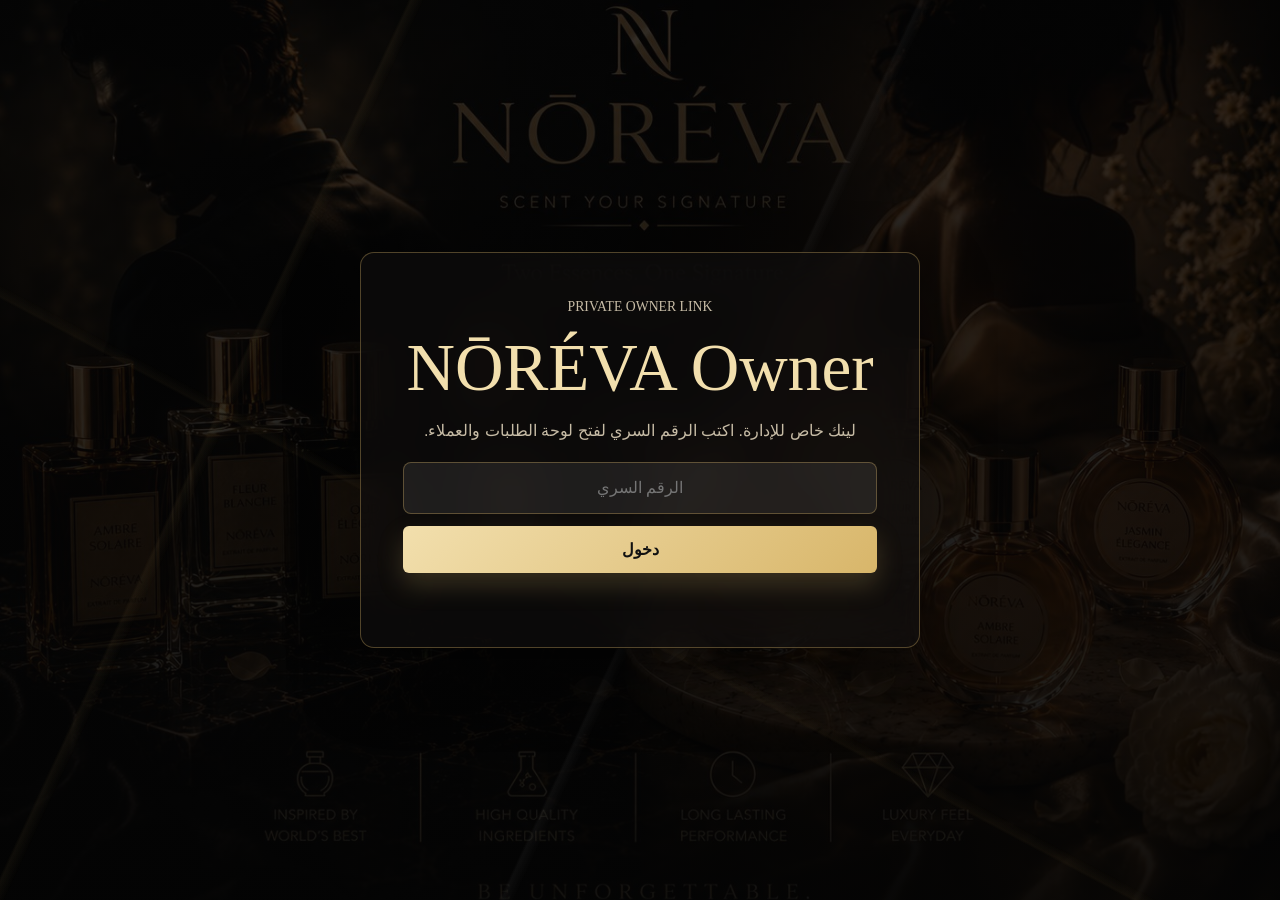
<file: owner.html>
<!doctype html>
<html lang="ar" dir="rtl">
  <head>
    <meta charset="UTF-8" />
    <meta name="viewport" content="width=device-width, initial-scale=1.0" />
    <title>NŌRÉVA Owner Access</title>
    <link rel="stylesheet" href="styles.css?v=20260518-16" />
    <style>
      body {
        min-height: 100vh;
        display: grid;
        place-items: center;
        padding: 18px;
        background:
          linear-gradient(rgba(4, 4, 4, 0.8), rgba(4, 4, 4, 0.92)),
          url("assets/noreva-whatsapp-preview.jpeg") center / cover fixed;
      }

      .owner-card {
        width: min(560px, 100%);
        display: grid;
        gap: 16px;
        padding: clamp(24px, 5vw, 42px);
        border-radius: 14px;
        text-align: center;
      }

      .owner-card h1 {
        max-width: none;
        margin: 0;
        font-size: clamp(2.2rem, 8vw, 4.2rem);
      }

      .owner-card p {
        margin: 0;
        color: var(--muted);
        line-height: 1.8;
      }

      .owner-auth,
      .owner-links {
        display: grid;
        gap: 12px;
      }

      [hidden] {
        display: none !important;
      }

      .owner-card input {
        min-height: 50px;
        padding: 12px 14px;
        border: 1px solid var(--line);
        border-radius: 8px;
        color: var(--ink);
        background: rgba(255, 255, 255, 0.08);
        text-align: center;
        outline-color: var(--gold);
      }

      .owner-links {
        grid-template-columns: repeat(2, minmax(0, 1fr));
      }

      .owner-error {
        min-height: 20px;
        color: #ff9f9f;
        font-weight: 800;
      }

      @media (max-width: 560px) {
        .owner-links {
          grid-template-columns: 1fr;
        }
      }
    </style>
  </head>
  <body>
    <main class="owner-card glass-panel">
      <p class="eyebrow">Private Owner Link</p>
      <h1>NŌRÉVA Owner</h1>
      <p>لينك خاص للإدارة. اكتب الرقم السري لفتح لوحة الطلبات والعملاء.</p>

      <form class="owner-auth" id="ownerAuth">
        <input id="ownerPassword" type="password" placeholder="الرقم السري" autocomplete="current-password" required />
        <button class="primary-action" type="submit">دخول</button>
        <span class="owner-error" id="ownerError"></span>
      </form>

      <section class="owner-links" id="ownerLinks" hidden>
        <a class="primary-action" href="admin.html?v=20260518-16">فتح لوحة الإدارة</a>
        <a class="secondary-action" href="index.html?v=20260518-16">فتح موقع العملاء</a>
      </section>
    </main>

    <script>
      const passwords = ["1234", "Noreva2026", "noreva2026"];
      const ownerAuth = document.querySelector("#ownerAuth");
      const ownerLinks = document.querySelector("#ownerLinks");
      const ownerPassword = document.querySelector("#ownerPassword");
      const ownerError = document.querySelector("#ownerError");
      function showOwnerChoices() {
        ownerAuth.hidden = true;
        ownerLinks.hidden = false;
        ownerError.textContent = "";
      }

      if (sessionStorage.getItem("noreva-admin-authenticated") === "1") {
        showOwnerChoices();
      }

      ownerAuth.addEventListener("submit", (event) => {
        event.preventDefault();
        const entered = String(ownerPassword.value || "").trim();
        if (!passwords.includes(entered)) {
          ownerError.textContent = "الرقم السري غير صحيح";
          ownerPassword.value = "";
          ownerPassword.focus();
          return;
        }
        sessionStorage.setItem("noreva-admin-authenticated", "1");
        showOwnerChoices();
      });
    </script>
  </body>
</html>
</file>
<file: styles.css>
:root {
  --ink: #fbf7ec;
  --muted: #c7bca6;
  --paper: #070707;
  --surface: rgba(15, 14, 13, 0.62);
  --surface-strong: rgba(8, 8, 8, 0.78);
  --line: rgba(216, 182, 106, 0.34);
  --gold: #d8b66a;
  --soft-gold: #f2dfad;
  --berry: #a31f45;
  --teal: #0f766e;
  --shadow: 0 26px 70px rgba(0, 0, 0, 0.38);
  --serif: "Didot", "Bodoni 72", "Cormorant Garamond", "Times New Roman", serif;
}

* {
  box-sizing: border-box;
}

html {
  scroll-behavior: smooth;
  max-width: 100%;
  overflow-x: hidden;
}

body {
  margin: 0;
  max-width: 100%;
  min-height: 100vh;
  overflow-x: hidden;
  background:
    radial-gradient(circle at 18% 10%, rgba(216, 182, 106, 0.16), transparent 28%),
    radial-gradient(circle at 84% 18%, rgba(163, 31, 69, 0.12), transparent 30%),
    linear-gradient(135deg, #050505, #12100f 45%, #050505);
  color: var(--ink);
  font-family: Tahoma, Arial, sans-serif;
  line-height: 1.6;
}

body::before {
  content: "";
  position: fixed;
  inset: 0;
  z-index: -1;
  background:
    linear-gradient(115deg, transparent 0 24%, rgba(216, 182, 106, 0.08) 24.2%, transparent 25% 54%, rgba(255, 255, 255, 0.055) 54.2%, transparent 55%),
    linear-gradient(28deg, transparent 0 38%, rgba(216, 182, 106, 0.06) 38.2%, transparent 39% 100%);
  opacity: 0.75;
}

a {
  color: inherit;
  text-decoration: none;
}

.is-ltr {
  direction: ltr;
}

.is-ltr .product-card,
.is-ltr .review-card,
.is-ltr .order-card,
.is-ltr .product-detail-card,
.is-ltr .cart-panel,
.is-ltr .contact {
  text-align: left;
}

button,
input,
textarea,
select {
  font: inherit;
}

.glass-panel,
.site-header,
.cart-panel {
  background: var(--surface);
  border: 1px solid var(--line);
  box-shadow: var(--shadow);
  backdrop-filter: blur(22px);
}

.site-header {
  position: sticky;
  top: 0;
  z-index: 20;
  display: flex;
  align-items: center;
  justify-content: space-between;
  gap: 24px;
  min-height: 82px;
  padding: 12px clamp(18px, 4vw, 56px);
  border-width: 0 0 1px;
}

.brand,
.nav,
.cart-toggle,
.hero-actions,
.filters {
  display: flex;
  align-items: center;
}

.brand {
  gap: 10px;
}

.brand-mark {
  display: grid;
  place-items: center;
  width: 40px;
  height: 40px;
  border: 1px solid var(--line);
  border-radius: 50%;
  color: var(--soft-gold);
  background: rgba(0, 0, 0, 0.48);
  font-family: var(--serif);
  font-size: 1.25rem;
  font-weight: 300;
}

.brand-copy {
  display: grid;
  gap: 1px;
}

.logo-name {
  color: var(--soft-gold);
  font-family: var(--serif);
  font-size: clamp(1.08rem, 1.8vw, 1.48rem);
  font-weight: 300;
  line-height: 1;
}

.logo-tagline {
  color: var(--muted);
  font-family: var(--serif);
  font-size: 0.72rem;
  font-weight: 300;
  line-height: 1.2;
}

.nav {
  gap: 22px;
  color: var(--muted);
}

.nav a {
  padding: 8px 0;
  transition: color 0.2s ease;
}

.nav a:hover {
  color: var(--gold);
}

.cart-toggle,
.language-toggle,
.filter,
.icon-button,
.primary-action,
.secondary-action,
.add-button,
.spotlight-card {
  border: 0;
  cursor: pointer;
}

.cart-toggle {
  gap: 10px;
  min-height: 44px;
  padding: 10px 14px;
  border: 1px solid var(--line);
  border-radius: 999px;
  color: var(--ink);
  background: rgba(255, 255, 255, 0.08);
}

.language-toggle {
  min-height: 40px;
  min-width: 48px;
  padding: 8px 12px;
  border: 1px solid var(--line);
  border-radius: 999px;
  color: var(--soft-gold);
  background: rgba(255, 255, 255, 0.08);
  font-weight: 900;
}

.cart-toggle strong {
  display: grid;
  place-items: center;
  min-width: 26px;
  height: 26px;
  border-radius: 50%;
  color: #111;
  background: var(--gold);
}

.hero {
  position: relative;
  min-height: calc(100vh - 82px);
  display: grid;
  align-items: center;
  overflow: hidden;
  border-bottom: 1px solid var(--line);
}

.hero img,
.hero-video {
  position: absolute;
  inset: 0;
  width: 100%;
  height: 100%;
  object-fit: cover;
  filter: saturate(1.06) contrast(1.04);
}

.hero::after {
  content: "";
  position: absolute;
  inset: 0;
  background:
    linear-gradient(90deg, rgba(3, 3, 3, 0.2), rgba(3, 3, 3, 0.5) 48%, rgba(3, 3, 3, 0.92)),
    linear-gradient(0deg, rgba(7, 7, 7, 0.98), transparent 38%);
}

.hero-content {
  position: relative;
  z-index: 1;
  max-width: 660px;
  padding: 8vh clamp(22px, 6vw, 72px);
}

.eyebrow {
  margin: 0 0 8px;
  color: var(--gold);
  font-family: var(--serif);
  font-size: 0.86rem;
  font-weight: 300;
  text-transform: uppercase;
}

h1,
h2,
p {
  margin-top: 0;
}

h1 {
  margin-bottom: 16px;
  color: var(--soft-gold);
  font-family: var(--serif);
  font-size: clamp(3rem, 7vw, 6.6rem);
  font-weight: 300;
  line-height: 0.98;
  max-width: 10ch;
}

h2 {
  margin-bottom: 8px;
  color: var(--ink);
  font-family: var(--serif);
  font-size: clamp(1.75rem, 3.2vw, 2.9rem);
  font-weight: 300;
  line-height: 1.12;
}

.hero-subtitle {
  max-width: 430px;
  color: rgba(251, 247, 236, 0.84);
  font-family: var(--serif);
  font-size: clamp(1.16rem, 2vw, 1.45rem);
  font-weight: 300;
}

.hero-actions {
  gap: 12px;
  flex-wrap: wrap;
  margin-top: 30px;
}

.primary-action,
.secondary-action {
  display: inline-flex;
  align-items: center;
  justify-content: center;
  min-height: 46px;
  padding: 11px 20px;
  border-radius: 6px;
  font-weight: 800;
}

.primary-action {
  color: #111;
  background: linear-gradient(135deg, var(--soft-gold), var(--gold));
  box-shadow: 0 12px 26px rgba(216, 182, 106, 0.22);
}

.secondary-action {
  color: var(--soft-gold);
  background: rgba(255, 255, 255, 0.08);
  border: 1px solid var(--line);
}

.toolbar,
.exclusive-preview,
.section-heading,
.products,
.brand-spotlight,
.noreva-motion,
.offer-band,
.contact {
  width: min(1180px, calc(100% - 36px));
  margin-inline: auto;
}

.exclusive-preview {
  position: relative;
  display: grid;
  justify-items: center;
  gap: 14px;
  margin-top: 34px;
  padding: clamp(28px, 5vw, 52px) clamp(18px, 5vw, 72px);
  overflow: hidden;
  text-align: center;
  border-radius: 12px;
  background:
    linear-gradient(135deg, rgba(255, 255, 255, 0.035), rgba(216, 182, 106, 0.075)),
    rgba(8, 7, 6, 0.62);
}

.exclusive-preview::before {
  content: "";
  position: absolute;
  inset: 1px;
  pointer-events: none;
  border-radius: inherit;
  background:
    linear-gradient(120deg, transparent 8%, rgba(246, 225, 166, 0.14), transparent 36%),
    radial-gradient(circle at 50% 0%, rgba(216, 182, 106, 0.18), transparent 42%);
  opacity: 0.82;
}

.exclusive-preview > * {
  position: relative;
  z-index: 1;
}

.preview-label {
  display: inline-flex;
  align-items: center;
  justify-content: center;
  min-height: 34px;
  margin: 0;
  padding: 7px 14px;
  border: 1px solid rgba(216, 182, 106, 0.42);
  border-radius: 999px;
  color: var(--soft-gold);
  background: rgba(0, 0, 0, 0.26);
  font-size: 0.86rem;
  font-weight: 800;
}

.preview-divider {
  max-width: 100%;
  overflow: hidden;
  color: rgba(216, 182, 106, 0.48);
  font-size: 0.82rem;
  letter-spacing: 0;
  white-space: nowrap;
}

.exclusive-preview h2 {
  max-width: 760px;
  margin: 0;
  color: var(--soft-gold);
  font-size: clamp(1.75rem, 3vw, 3rem);
}

.exclusive-preview p:not(.preview-label) {
  max-width: 820px;
  margin: 0;
  color: rgba(251, 247, 236, 0.82);
  font-size: clamp(1rem, 1.35vw, 1.18rem);
  line-height: 1.9;
}

.preview-actions {
  display: flex;
  flex-wrap: wrap;
  justify-content: center;
  gap: 12px;
  margin-top: 8px;
}

.preview-action {
  min-width: 148px;
  transition:
    transform 0.22s ease,
    box-shadow 0.22s ease,
    border-color 0.22s ease,
    background 0.22s ease;
}

.preview-action:hover,
.preview-action:focus-visible {
  transform: translateY(-2px);
}

.preview-actions .primary-action:hover,
.preview-actions .primary-action:focus-visible {
  box-shadow: 0 18px 34px rgba(216, 182, 106, 0.28);
}

.preview-actions .secondary-action:hover,
.preview-actions .secondary-action:focus-visible {
  border-color: rgba(216, 182, 106, 0.72);
  background: rgba(216, 182, 106, 0.12);
}

.toolbar {
  display: grid;
  grid-template-columns: 1fr;
  gap: 16px;
  margin-top: 34px;
  padding: 16px;
  border-radius: 10px;
}

.toolbar .search,
.toolbar .brand-select,
.filter[data-filter="all"],
.filter[data-filter="perfume"],
.filter[data-filter="offer"] {
  display: none;
}

.search,
.brand-select {
  display: flex;
  align-items: center;
  gap: 12px;
  padding: 10px 14px;
  background: rgba(255, 255, 255, 0.06);
  border: 1px solid var(--line);
  border-radius: 8px;
}

.search span,
.brand-select span {
  color: var(--muted);
  font-weight: 700;
}

.search input,
.brand-select select {
  width: 100%;
  border: 0;
  outline: 0;
  color: var(--ink);
  background: transparent;
}

.search input::placeholder {
  color: rgba(199, 188, 166, 0.7);
}

.brand-select select {
  cursor: pointer;
}

.brand-select option {
  color: #111;
}

.filters {
  display: grid;
  grid-template-columns: repeat(3, minmax(0, 1fr));
  gap: 10px;
}

.filter {
  min-height: 44px;
  padding: 10px 16px;
  border: 1px solid var(--line);
  border-radius: 6px;
  color: var(--muted);
  background: rgba(255, 255, 255, 0.06);
}

.filter-custom {
  display: block;
}

.filter.active {
  color: #111;
  background: var(--gold);
  border-color: var(--gold);
}

.section-heading {
  display: flex;
  align-items: end;
  justify-content: space-between;
  gap: 18px;
  padding: 46px 0 20px;
}

.section-heading > p {
  max-width: 380px;
  color: var(--muted);
}

.products {
  display: grid;
  grid-template-columns: repeat(4, minmax(0, 1fr));
  gap: 18px;
  padding-bottom: 60px;
}

.product-card {
  display: grid;
  gap: 14px;
  padding: 14px;
  border-radius: 10px;
  cursor: pointer;
  opacity: 0;
  transform: translateY(18px) scale(0.985);
  transition: opacity 0.48s ease var(--reveal-delay, 0ms),
              border-color 0.28s ease,
              box-shadow 0.38s ease,
              transform 0.48s cubic-bezier(0.22, 1, 0.36, 1) var(--reveal-delay, 0ms);
}

.product-card.is-revealed {
  opacity: 1;
  transform: translateY(0) scale(1);
}

.product-card:hover,
.product-card:focus-visible {
  border-color: rgba(216, 182, 106, 0.68);
  transform: translateY(-2px);
  outline: 0;
}

.product-visual {
  position: relative;
  display: grid;
  place-items: center;
  min-height: 190px;
  overflow: hidden;
  border: 1px solid rgba(216, 182, 106, 0.22);
  border-radius: 8px;
  background: linear-gradient(140deg, var(--tone-a), var(--tone-b));
}

.product-visual::before {
  content: "";
  width: var(--shape-w);
  height: var(--shape-h);
  border-radius: var(--shape-r);
  background: linear-gradient(160deg, rgba(255, 255, 255, 0.82), var(--tone-c));
  box-shadow: inset 0 -16px 30px rgba(255, 255, 255, 0.16), 0 24px 44px rgba(0, 0, 0, 0.42);
}

.product-visual.has-image::before {
  display: none;
}

.product-image {
  width: 82%;
  height: 82%;
  object-fit: contain;
  filter: drop-shadow(0 22px 28px rgba(0, 0, 0, 0.42));
  transition: transform 0.42s cubic-bezier(0.22, 1, 0.36, 1);
  will-change: transform;
}

.product-card:hover .product-image {
  transform: scale(1.04);
}

.tag {
  position: absolute;
  top: 10px;
  right: 10px;
  padding: 5px 9px;
  border: 1px solid rgba(216, 182, 106, 0.28);
  border-radius: 999px;
  color: var(--soft-gold);
  background: rgba(0, 0, 0, 0.52);
  font-size: 0.74rem;
  font-weight: 700;
}

.product-brand {
  display: inline-block;
  margin-bottom: 4px;
  color: var(--gold);
  font-size: 0.78rem;
  font-weight: 800;
  letter-spacing: 0;
  text-transform: uppercase;
}

.product-card h3 {
  margin: 0;
  font-size: 1.02rem;
}

.rating-row {
  display: flex;
  align-items: center;
  gap: 7px;
  margin: 6px 0 8px;
  color: var(--gold);
  font-size: 0.84rem;
}

.rating-row strong {
  color: var(--ink);
}

.rating-row small {
  color: var(--muted);
}

.product-card p {
  min-height: 48px;
  margin-bottom: 0;
  color: var(--muted);
  font-size: 0.92rem;
}

.product-details {
  min-height: auto;
  margin-top: 10px;
  padding-top: 10px;
  border-top: 1px solid rgba(216, 182, 106, 0.18);
  color: rgba(251, 247, 236, 0.78);
  font-size: 0.86rem;
}

.product-bottom {
  display: flex;
  align-items: center;
  justify-content: space-between;
  gap: 12px;
}

.price {
  font-weight: 900;
  color: var(--soft-gold);
}

.add-button {
  min-height: 40px;
  padding: 9px 12px;
  border-radius: 6px;
  color: #111;
  background: var(--gold);
}

.brand-spotlight {
  padding-bottom: 62px;
}

.section-heading.compact {
  padding-top: 0;
}

.spotlight-grid {
  display: grid;
  grid-template-columns: repeat(3, minmax(0, 1fr));
  gap: 18px;
}

.brand-card {
  position: relative;
  min-height: 270px;
  display: grid;
  align-content: end;
  justify-items: start;
  gap: 6px;
  overflow: hidden;
  padding: 24px;
  border: 1px solid var(--line);
  border-radius: 10px;
  color: var(--ink);
  text-align: right;
  isolation: isolate;
  cursor: pointer;
  transition: transform 0.42s cubic-bezier(0.22, 1, 0.36, 1),
              border-color 0.32s ease,
              box-shadow 0.42s ease;
}

.brand-card img {
  position: absolute;
  inset: 0;
  z-index: -2;
  width: 100%;
  height: 100%;
  object-fit: cover;
  object-position: center bottom;
  filter: saturate(0.95) brightness(0.72);
  transform: scale(1.02);
  transition: transform 0.8s cubic-bezier(0.22, 1, 0.36, 1),
              filter 0.45s ease;
}

.brand-card::after {
  content: "";
  position: absolute;
  inset: 0;
  z-index: -1;
  background: linear-gradient(180deg, rgba(0, 0, 0, 0.08), rgba(0, 0, 0, 0.82));
}

.brand-card.noreva::after {
  background:
    radial-gradient(circle at 72% 22%, rgba(216, 182, 106, 0.24), transparent 28%),
    linear-gradient(180deg, rgba(0, 0, 0, 0.06), rgba(0, 0, 0, 0.84));
}

.brand-card:hover,
.brand-card:focus-visible {
  transform: translateY(-5px) scale(1.012);
  border-color: var(--soft-gold);
  box-shadow: 0 28px 58px rgba(0, 0, 0, 0.52), 0 0 0 1px rgba(242, 223, 173, 0.14);
  outline: 0;
}

.brand-card:hover img,
.brand-card:focus-visible img {
  filter: saturate(1.06) brightness(0.82);
  transform: scale(1.08);
}

.brand-card span {
  color: var(--gold);
  font-size: 0.82rem;
  text-transform: uppercase;
}

.brand-card strong {
  color: var(--soft-gold);
  font-family: var(--serif);
  font-size: clamp(2rem, 4vw, 3.6rem);
  font-weight: 300;
  line-height: 1;
}

.brand-card small {
  color: var(--muted);
  font-size: 0.95rem;
}

.brand-card em {
  display: inline-flex;
  width: fit-content;
  margin-top: 6px;
  padding: 5px 10px;
  border: 1px solid rgba(216, 182, 106, 0.28);
  border-radius: 999px;
  color: var(--soft-gold);
  background: rgba(0, 0, 0, 0.38);
  font-size: 0.76rem;
  font-style: normal;
}

.noreva-motion {
  position: relative;
  display: grid;
  grid-template-columns: minmax(0, 0.82fr) minmax(360px, 1.18fr);
  gap: clamp(18px, 4vw, 42px);
  align-items: center;
  margin-top: 34px;
  padding: clamp(18px, 3vw, 30px);
  overflow: hidden;
  border-radius: 12px;
  background:
    linear-gradient(135deg, rgba(255, 255, 255, 0.035), rgba(216, 182, 106, 0.07)),
    rgba(7, 7, 7, 0.66);
}

.noreva-motion::before {
  content: "";
  position: absolute;
  inset: 1px;
  pointer-events: none;
  border-radius: inherit;
  background:
    radial-gradient(circle at 78% 10%, rgba(216, 182, 106, 0.2), transparent 34%),
    linear-gradient(120deg, transparent 10%, rgba(246, 225, 166, 0.08), transparent 42%);
}

.motion-copy,
.motion-frame {
  position: relative;
  z-index: 1;
}

.motion-copy h2 {
  color: var(--soft-gold);
}

.motion-copy p:not(.eyebrow) {
  max-width: 520px;
  color: var(--muted);
  line-height: 1.85;
}

.motion-frame {
  min-height: clamp(320px, 44vw, 520px);
  overflow: hidden;
  border: 1px solid rgba(216, 182, 106, 0.3);
  border-radius: 10px;
  background: #050505;
  box-shadow: 0 28px 70px rgba(0, 0, 0, 0.48);
}

.motion-video {
  position: absolute;
  inset: 0;
  width: 100%;
  height: 100%;
  object-fit: cover;
  opacity: 0.82;
  filter: saturate(1.05) contrast(1.08);
  transform: scale(1.01);
}

.motion-shine {
  position: absolute;
  inset: 0;
  background:
    linear-gradient(90deg, rgba(0, 0, 0, 0.7), transparent 42%, rgba(0, 0, 0, 0.38)),
    linear-gradient(180deg, rgba(0, 0, 0, 0.08), rgba(0, 0, 0, 0.72));
}

.motion-caption {
  position: absolute;
  right: clamp(16px, 3vw, 30px);
  bottom: clamp(16px, 3vw, 30px);
  display: grid;
  gap: 6px;
  max-width: 320px;
  text-align: start;
}

.motion-caption span {
  color: var(--gold);
  font-size: 0.78rem;
  font-weight: 900;
  text-transform: uppercase;
}

.motion-caption strong {
  color: var(--soft-gold);
  font-family: var(--serif);
  font-size: clamp(1.75rem, 3.4vw, 3.4rem);
  font-weight: 300;
  line-height: 1;
}

.spotlight-card {
  position: relative;
  min-height: 260px;
  display: grid;
  align-content: end;
  justify-items: start;
  overflow: hidden;
  padding: 24px;
  border: 1px solid var(--line);
  border-radius: 10px;
  color: var(--ink);
  text-align: right;
  box-shadow: var(--shadow);
  isolation: isolate;
}

.spotlight-card::before {
  content: "";
  position: absolute;
  inset: 0;
  z-index: -2;
  background: var(--spotlight-bg);
}

.spotlight-card::after {
  content: "";
  position: absolute;
  inset: 0;
  z-index: -1;
  background: linear-gradient(180deg, rgba(0, 0, 0, 0.1), rgba(0, 0, 0, 0.78));
}

.spotlight-card span {
  color: var(--soft-gold);
  font-family: var(--serif);
  font-size: clamp(2rem, 4vw, 3.7rem);
  font-weight: 300;
  line-height: 1;
}

.spotlight-card strong {
  color: var(--muted);
  font-size: 0.95rem;
}

.spotlight-card.brand-chip {
  min-height: 150px;
}

.spotlight-card.brand-chip span {
  font-size: clamp(1.35rem, 2.5vw, 2.15rem);
}

.offer-band {
  display: flex;
  align-items: center;
  justify-content: space-between;
  gap: 20px;
  margin-bottom: 56px;
  padding: 34px;
  border-radius: 10px;
}

.offer-details {
  max-width: 620px;
  margin-bottom: 0;
  color: var(--muted);
}

.reviews-section {
  width: min(1180px, calc(100% - 36px));
  margin-inline: auto;
  padding-bottom: 60px;
}

.social-section {
  width: min(1180px, calc(100% - 36px));
  margin-inline: auto;
  padding-bottom: 60px;
}

.reviews-grid {
  display: grid;
  grid-template-columns: repeat(3, minmax(0, 1fr));
  gap: 18px;
}

.review-card {
  display: grid;
  gap: 14px;
  padding: 20px;
  border-radius: 10px;
}

.review-stars {
  color: var(--gold);
}

.review-card p {
  color: rgba(251, 247, 236, 0.82);
}

.review-card div:last-child {
  display: grid;
  gap: 2px;
}

.review-card span {
  color: var(--muted);
  font-size: 0.86rem;
}

.social-grid {
  display: grid;
  grid-template-columns: minmax(0, 420px);
  justify-content: center;
  gap: 18px;
}

.social-card {
  display: grid;
  justify-items: center;
  gap: 10px;
  padding: 24px;
  border-radius: 10px;
  text-align: center;
  transition: transform 0.2s ease, border-color 0.2s ease;
}

.social-card:hover {
  transform: translateY(-4px);
  border-color: rgba(216, 182, 106, 0.68);
}

.social-card img {
  width: min(190px, 72vw);
  height: min(190px, 72vw);
  padding: 10px;
  border-radius: 12px;
  background: #fff;
}

.social-card span {
  color: var(--gold);
  font-family: var(--serif);
  font-size: 1.6rem;
  font-weight: 300;
}

.social-card strong {
  color: var(--muted);
  font-size: 0.95rem;
}

.contact {
  display: grid;
  grid-template-columns: 0.9fr 1.1fr;
  gap: 26px;
  padding: 44px 0 86px;
  border-top: 1px solid var(--line);
}

.contact p {
  color: var(--muted);
}

.suggestions-phone {
  display: inline-flex;
  margin-top: 10px;
  padding: 10px 14px;
  border: 1px solid var(--line);
  border-radius: 8px;
  color: var(--soft-gold);
  background: rgba(255, 255, 255, 0.06);
  font-weight: 800;
}

.signature-line {
  display: inline-flex;
  margin: 16px 0 0;
  color: var(--soft-gold);
  transform: rotate(-8deg) skewX(-10deg);
}

.signature-line span {
  font-family: var(--serif);
  font-size: clamp(3.6rem, 8vw, 6.4rem);
  font-style: italic;
  font-weight: 300;
  line-height: 0.72;
  letter-spacing: -0.08em;
  text-shadow:
    0 10px 26px rgba(216, 182, 106, 0.28),
    0 0 22px rgba(242, 223, 173, 0.12);
}

.contact-form {
  display: grid;
  gap: 12px;
  padding: 18px;
  border-radius: 10px;
}

.contact-form input,
.contact-form textarea {
  width: 100%;
  padding: 14px 16px;
  border: 1px solid var(--line);
  border-radius: 6px;
  color: var(--ink);
  background: rgba(255, 255, 255, 0.06);
  outline-color: var(--gold);
}

.contact-form input::placeholder,
.contact-form textarea::placeholder {
  color: rgba(199, 188, 166, 0.72);
}

.contact-form textarea {
  min-height: 120px;
  resize: vertical;
}

.contact-success {
  margin: 0;
  padding: 12px 14px;
  border: 1px solid rgba(216, 182, 106, 0.28);
  border-radius: 8px;
  color: var(--soft-gold);
  background: rgba(216, 182, 106, 0.1);
  font-weight: 800;
}

.cart-panel {
  position: fixed;
  top: 0;
  left: 0;
  z-index: 40;
  display: grid;
  grid-template-rows: auto 1fr auto;
  width: min(420px, 92vw);
  height: 100vh;
  padding: 22px;
  transform: translateX(-105%);
  transition: transform 0.22s ease;
}

.cart-panel.open {
  transform: translateX(0);
}

.cart-header,
.cart-item,
.cart-footer > .cart-totals {
  display: flex;
  flex-direction: column;
  gap: 6px;
  width: 100%;
}

.cart-offer-note {
  display: grid;
  gap: 4px;
  margin-top: 14px;
  padding: 12px;
  border: 1px solid rgba(216, 182, 106, 0.38);
  border-radius: 8px;
  color: var(--ink);
  background:
    linear-gradient(135deg, rgba(216, 182, 106, 0.18), rgba(255, 255, 255, 0.04));
}

.cart-offer-note strong {
  color: var(--soft-gold);
  font-family: var(--serif);
  font-size: 1rem;
  font-weight: 400;
}

.cart-offer-note span {
  color: var(--muted);
  font-size: 0.9rem;
  line-height: 1.5;
}

.cart-total-row {
  display: flex;
  align-items: center;
  justify-content: space-between;
  gap: 12px;
}

.cart-discount-row {
  color: var(--soft-gold);
}

.cart-discount-row .discount-amount {
  color: #e86c6c;
}

.cart-total-final {
  border-top: 1px solid var(--line);
  padding-top: 8px;
  font-weight: 700;
}

.icon-button {
  width: 40px;
  height: 40px;
  border-radius: 50%;
  color: var(--ink);
  background: rgba(255, 255, 255, 0.08);
}

.cart-items {
  display: grid;
  align-content: start;
  gap: 12px;
  overflow: auto;
  padding: 18px 0;
}

.cart-item {
  padding: 12px;
  border: 1px solid var(--line);
  border-radius: 8px;
}

.cart-item h3 {
  margin: 0 0 4px;
  font-size: 0.96rem;
}

.cart-item p {
  margin: 0;
  color: var(--muted);
}

.qty {
  color: var(--gold);
  font-weight: 900;
}

.qty-controls {
  display: inline-flex;
  align-items: center;
  gap: 8px;
}

.qty-button {
  display: grid;
  place-items: center;
  width: 34px;
  height: 34px;
  border: 1px solid var(--line);
  border-radius: 8px;
  color: var(--ink);
  background: rgba(255, 255, 255, 0.08);
  cursor: pointer;
  font-size: 1.1rem;
  font-weight: 900;
}

.qty-button:hover {
  background: rgba(216, 182, 106, 0.18);
}

.cart-footer {
  display: grid;
  gap: 14px;
  border-top: 1px solid var(--line);
  padding-top: 18px;
}

.checkout {
  width: 100%;
}

.order-modal {
  position: fixed;
  inset: 0;
  z-index: 45;
  display: none;
  place-items: center;
  padding: 20px;
}

.product-modal {
  position: fixed;
  inset: 0;
  z-index: 45;
  display: none;
  place-items: center;
  padding: 20px;
}

.taste-modal {
  position: fixed;
  inset: 0;
  z-index: 45;
  display: none;
  place-items: center;
  padding: 20px;
}

.order-modal.open {
  display: grid;
}

.product-modal.open {
  display: grid;
}

.taste-modal.open {
  display: grid;
}

.order-modal.open .order-card,
.product-modal.open .product-detail-card,
.taste-modal.open .taste-card {
  animation: modalReveal 0.42s cubic-bezier(0.22, 1, 0.36, 1) both;
}

.order-card {
  position: relative;
  width: min(560px, 100%);
  max-height: min(680px, calc(100vh - 40px));
  overflow: auto;
  padding: 28px;
  border-radius: 12px;
}

.product-detail-card {
  position: relative;
  width: min(900px, 100%);
  max-height: min(760px, calc(100vh - 40px));
  overflow: auto;
  padding: 28px;
  border-radius: 12px;
}

.order-close {
  position: absolute;
  top: 16px;
  left: 16px;
}

.product-close {
  position: absolute;
  top: 16px;
  left: 16px;
  z-index: 2;
}

.product-detail-layout {
  display: grid;
  grid-template-columns: minmax(260px, 0.9fr) minmax(0, 1.1fr);
  gap: 26px;
  align-items: center;
}

.taste-card {
  position: relative;
  width: min(560px, 100%);
  max-height: min(720px, calc(100vh - 40px));
  overflow: auto;
  padding: 28px;
  border-radius: 12px;
}

.taste-close {
  position: absolute;
  top: 16px;
  left: 16px;
  z-index: 2;
}

.taste-intro {
  color: var(--muted);
}

.taste-form {
  display: grid;
  gap: 12px;
}

.taste-form label {
  display: grid;
  gap: 6px;
}

.taste-form label span {
  color: var(--soft-gold);
  font-weight: 700;
}

.taste-form input,
.taste-form select,
.checkout-form textarea {
  min-height: 48px;
  width: 100%;
  border: 1px solid var(--line);
  border-radius: 8px;
  color: var(--ink);
  background: rgba(255, 255, 255, 0.06);
  padding: 10px 12px;
}

.consent-choice {
  display: flex;
  align-items: flex-start;
  gap: 10px;
  color: rgba(251, 247, 236, 0.78);
  font-size: 0.9rem;
  line-height: 1.55;
}

.consent-choice input {
  width: 18px;
  min-width: 18px;
  height: 18px;
  margin-top: 3px;
  accent-color: var(--gold);
}

.consent-choice span {
  color: inherit;
}

.checkout-form textarea {
  min-height: 88px;
  resize: vertical;
}

.order-comment {
  display: grid;
  gap: 8px;
}

.order-comment span {
  color: var(--soft-gold);
  font-weight: 700;
}

.taste-form option {
  color: #111;
}

.product-detail-grid {
  display: grid;
  grid-template-columns: minmax(250px, 0.9fr) minmax(0, 1.1fr);
  gap: 26px;
  align-items: stretch;
}

.product-detail-content {
  display: grid;
  align-content: center;
  gap: 14px;
}

.product-detail-visual {
  position: relative;
  display: grid;
  place-items: center;
  min-height: 420px;
  overflow: hidden;
  border: 1px solid rgba(216, 182, 106, 0.28);
  border-radius: 10px;
  background:
    radial-gradient(circle at 50% 22%, rgba(216, 182, 106, 0.2), transparent 34%),
    linear-gradient(145deg, rgba(255, 255, 255, 0.06), rgba(0, 0, 0, 0.34));
}

.product-detail-visual img {
  width: 86%;
  max-height: 380px;
  object-fit: contain;
  filter: drop-shadow(0 28px 34px rgba(0, 0, 0, 0.48));
}

.product-detail-placeholder {
  display: grid;
  place-items: center;
  width: 170px;
  height: 220px;
  border: 1px solid var(--line);
  border-radius: 22px;
  color: var(--gold);
  background: rgba(255, 255, 255, 0.08);
  font-family: var(--serif);
  font-size: 1.8rem;
}

.product-detail-copy h2 {
  margin-bottom: 10px;
}

.product-detail-copy p {
  color: var(--muted);
}

.product-detail-description,
.product-detail-note {
  color: var(--muted);
}

.product-detail-text {
  padding-top: 14px;
  border-top: 1px solid rgba(216, 182, 106, 0.18);
}

.product-detail-meta {
  display: grid;
  grid-template-columns: repeat(3, minmax(0, 1fr));
  gap: 10px;
  margin: 20px 0;
}

.product-detail-meta div {
  display: grid;
  gap: 4px;
  padding: 12px;
  border: 1px solid rgba(216, 182, 106, 0.22);
  border-radius: 8px;
  background: rgba(255, 255, 255, 0.05);
}

.product-detail-meta span {
  color: var(--muted);
  font-size: 0.82rem;
}

.product-detail-meta strong {
  color: var(--soft-gold);
}

.detail-list {
  display: grid;
  grid-template-columns: repeat(2, minmax(0, 1fr));
  gap: 10px;
}

.detail-list div {
  display: grid;
  gap: 4px;
  padding: 12px;
  border: 1px solid rgba(216, 182, 106, 0.22);
  border-radius: 8px;
  background: rgba(255, 255, 255, 0.05);
}

.detail-list span {
  color: var(--muted);
  font-size: 0.82rem;
}

.detail-list strong {
  color: var(--soft-gold);
}

.product-detail-actions {
  display: flex;
  gap: 12px;
  flex-wrap: wrap;
}

.product-detail-actions .primary-action,
.product-detail-actions .secondary-action {
  flex: 1 1 170px;
}

.order-note {
  color: var(--muted);
}

.order-summary {
  display: grid;
  gap: 10px;
  margin: 18px 0;
}

.checkout-form {
  display: grid;
  gap: 14px;
}

.form-grid {
  display: grid;
  grid-template-columns: repeat(2, minmax(0, 1fr));
  gap: 12px;
}

.checkout-form input,
.checkout-form select {
  width: 100%;
  min-height: 46px;
  padding: 12px 14px;
  border: 1px solid var(--line);
  border-radius: 8px;
  color: var(--ink);
  background: rgba(255, 255, 255, 0.06);
  outline-color: var(--gold);
}

.checkout-form option {
  color: #111;
}

.payment-choice {
  display: grid;
  gap: 8px;
  color: var(--muted);
  font-weight: 700;
}

.delivery-status {
  margin: 0;
  padding: 12px;
  border: 1px solid rgba(216, 182, 106, 0.2);
  border-radius: 8px;
  color: var(--soft-gold);
  background: rgba(216, 182, 106, 0.08);
  font-size: 0.9rem;
}

.cash-note {
  margin: 0;
  padding: 12px;
  border: 1px solid rgba(216, 182, 106, 0.2);
  border-radius: 8px;
  color: var(--ink);
  background: rgba(255, 255, 255, 0.05);
  font-weight: 800;
}

.checkout-submit {
  width: 100%;
}

.receipt-layout {
  display: grid;
  grid-template-columns: 1fr 190px;
  gap: 16px;
  align-items: start;
}

.rating-qr {
  display: grid;
  justify-items: center;
  gap: 8px;
  padding: 14px;
  border: 1px solid rgba(216, 182, 106, 0.2);
  border-radius: 10px;
  background: rgba(255, 255, 255, 0.05);
  text-align: center;
}

.rating-qr img {
  width: 150px;
  height: 150px;
  padding: 8px;
  border-radius: 8px;
  background: #fff;
}

.rating-qr span {
  color: var(--muted);
  font-size: 0.82rem;
}

.order-number,
.order-line,
.order-total,
.order-next {
  display: flex;
  align-items: center;
  justify-content: space-between;
  gap: 14px;
  padding: 12px;
  border: 1px solid rgba(216, 182, 106, 0.2);
  border-radius: 8px;
  background: rgba(255, 255, 255, 0.05);
}

.order-line span {
  color: var(--muted);
}

.order-total strong,
.order-number strong {
  color: var(--soft-gold);
}

.order-next {
  display: grid;
  justify-content: stretch;
  color: var(--muted);
}

.order-next strong {
  color: var(--ink);
}

.whatsapp-order {
  width: 100%;
  margin-top: 14px;
  background: linear-gradient(135deg, #c7f4d7, #25d366);
}

.floating-sticker {
  position: fixed;
  left: clamp(14px, 3vw, 28px);
  bottom: clamp(14px, 3vw, 28px);
  z-index: 25;
  display: grid;
  gap: 3px;
  width: min(210px, calc(100vw - 28px));
  padding: 15px 16px;
  color: #46331e;
  background:
    linear-gradient(135deg, rgba(255, 248, 225, 0.96), rgba(224, 202, 150, 0.92));
  border: 1px solid rgba(216, 182, 106, 0.78);
  border-radius: 8px;
  box-shadow: 0 18px 42px rgba(0, 0, 0, 0.34);
  transform: rotate(-2deg);
  transform-origin: 20% 80%;
}

.floating-sticker:hover {
  animation: wiggle 0.42s ease-in-out;
}

.floating-sticker.is-changing {
  animation: wiggle 0.42s ease-in-out;
}

.floating-sticker.sticker-pop {
  animation: stickerSwap 0.5s ease-in-out;
}

.floating-sticker span,
.floating-sticker strong {
  font-family: var(--serif);
  line-height: 1.2;
}

.floating-sticker span {
  font-size: 0.88rem;
  font-weight: 300;
}

.floating-sticker strong {
  font-size: 1rem;
  font-weight: 400;
}

@keyframes wiggle {
  0%,
  100% {
    transform: rotate(-2deg) translateY(0);
  }
  20% {
    transform: rotate(2deg) translateY(-2px);
  }
  40% {
    transform: rotate(-4deg) translateY(1px);
  }
  60% {
    transform: rotate(3deg) translateY(-1px);
  }
  80% {
    transform: rotate(-1deg) translateY(0);
  }
}

@keyframes stickerSwap {
  0% {
    transform: rotate(-2deg) translateY(0) scale(1);
  }
  35% {
    transform: rotate(3deg) translateY(-8px) scale(1.04);
  }
  70% {
    transform: rotate(-4deg) translateY(2px) scale(0.98);
  }
  100% {
    transform: rotate(-2deg) translateY(0) scale(1);
  }
}

.overlay {
  position: fixed;
  inset: 0;
  z-index: 30;
  display: none;
  background: rgba(0, 0, 0, 0.58);
}

.overlay.show {
  display: block;
}

.empty {
  grid-column: 1 / -1;
  padding: 22px;
  border-radius: 10px;
  color: var(--muted);
}

/* ── Brand Story Section ──────────────────────── */
.brand-story {
  padding: 80px 24px;
  max-width: 860px;
  margin: 0 auto;
}

.brand-story-inner {
  display: flex;
  flex-direction: column;
  gap: 20px;
}

.brand-story h2 {
  font-size: clamp(1.5rem, 3vw, 2.2rem);
  font-weight: 800;
  color: var(--ink);
  letter-spacing: 0.02em;
  margin-bottom: 8px;
}

.story-lead {
  font-size: clamp(1.05rem, 2vw, 1.3rem);
  font-weight: 700;
  color: var(--soft-gold);
  font-style: italic;
  line-height: 1.5;
}

.story-body {
  font-size: clamp(0.95rem, 1.5vw, 1.05rem);
  color: rgba(255,255,255,0.82);
  line-height: 1.85;
}

.story-features {
  display: flex;
  flex-direction: column;
  gap: 10px;
  padding: 20px 0;
  border-top: 1px solid var(--line);
  border-bottom: 1px solid var(--line);
  margin: 8px 0;
}

.story-feature {
  display: flex;
  align-items: center;
  gap: 12px;
  font-size: 1rem;
  font-weight: 600;
  color: var(--ink);
}

.story-feature-icon {
  color: var(--soft-gold);
  font-size: 0.9rem;
  flex-shrink: 0;
}

.story-closing {
  font-size: clamp(0.95rem, 1.5vw, 1.05rem);
  color: rgba(255,255,255,0.82);
  line-height: 1.85;
  font-style: italic;
}

.story-signature {
  display: flex;
  flex-direction: column;
  gap: 4px;
  margin-top: 12px;
}

.brand-name-story {
  font-size: 1.5rem;
  font-weight: 900;
  color: var(--soft-gold);
  letter-spacing: 0.08em;
}

.story-tagline {
  font-size: 0.9rem;
  color: rgba(255,255,255,0.5);
  letter-spacing: 0.12em;
  text-transform: uppercase;
}


/* Luxury cinematic animations */
@keyframes fadeInUp {
  from { opacity: 0; transform: translateY(32px); }
  to   { opacity: 1; transform: translateY(0); }
}
@keyframes fadeInScale {
  from { opacity: 0; transform: scale(0.96); }
  to   { opacity: 1; transform: scale(1); }
}
@keyframes shimmer {
  0%   { background-position: -200% center; }
  100% { background-position: 200% center; }
}

@keyframes modalReveal {
  from { opacity: 0; transform: translateY(18px) scale(0.97); }
  to   { opacity: 1; transform: translateY(0) scale(1); }
}

.hero-content { animation: fadeInUp 1.1s cubic-bezier(0.22, 1, 0.36, 1) both; }
.brand-story  { animation: fadeInScale 0.9s cubic-bezier(0.22, 1, 0.36, 1) both; }

.product-card {
  transition: opacity 0.48s ease var(--reveal-delay, 0ms),
              transform 0.48s cubic-bezier(0.22, 1, 0.36, 1) var(--reveal-delay, 0ms),
              box-shadow 0.4s ease,
              border-color 0.3s ease;
}
.product-card:hover {
  transform: translateY(-6px) scale(1.012);
  box-shadow: 0 24px 48px rgba(0,0,0,0.5), 0 0 0 1px rgba(242,182,75,0.18);
}
.product-card img {
  transition: transform 0.6s cubic-bezier(0.22, 1, 0.36, 1);
  will-change: transform;
}
.product-card:hover img {
  transform: scale(1.07);
}

.logo-tagline,
.story-tagline {
  background: linear-gradient(90deg, var(--soft-gold) 25%, #fff 50%, var(--soft-gold) 75%);
  background-size: 200% auto;
  -webkit-background-clip: text;
  -webkit-text-fill-color: transparent;
  background-clip: text;
  animation: shimmer 3s linear infinite;
}

.nav a {
  position: relative;
  transition: color 0.25s ease;
}
.nav a::after {
  content: '';
  position: absolute;
  bottom: -2px;
  left: 0;
  right: 0;
  height: 1.5px;
  background: var(--soft-gold);
  transform: scaleX(0);
  transition: transform 0.3s cubic-bezier(0.22, 1, 0.36, 1);
  transform-origin: center;
}
.nav a:hover::after,
.nav a.active::after {
  transform: scaleX(1);
}

.spotlight-card,
.brand-card {
  transition: transform 0.35s cubic-bezier(0.22, 1, 0.36, 1),
              border-color 0.3s ease,
              background 0.3s ease,
              box-shadow 0.35s ease;
}
.spotlight-card:hover,
.brand-card:hover {
  transform: translateY(-3px) scale(1.02);
  border-color: var(--soft-gold);
}

@media (max-width: 960px) {
  .toolbar,
  .contact,
  .receipt-layout,
  .product-detail-layout,
  .product-detail-grid {
    grid-template-columns: 1fr;
  }

  .product-detail-visual {
    min-height: 320px;
  }

  .product-detail-meta {
    grid-template-columns: 1fr;
  }

  .products,
  .reviews-grid {
    grid-template-columns: repeat(2, minmax(0, 1fr));
  }

  .spotlight-grid {
    grid-template-columns: 1fr;
  }

  .section-heading,
  .offer-band {
    align-items: start;
    flex-direction: column;
  }
}

@media (max-width: 680px) {
  body {
    padding-bottom: 76px;
  }

  .site-header {
    position: absolute;
    top: 0;
    right: 0;
    left: 0;
    z-index: 30;
    display: grid;
    grid-template-columns: 52px minmax(0, 1fr) 52px;
    grid-template-areas:
      "cart brand lang"
      "nav nav nav";
    gap: 10px;
    min-height: auto;
    padding: 10px 14px 12px;
    background:
      linear-gradient(180deg, rgba(5, 5, 5, 0.9), rgba(5, 5, 5, 0.54) 72%, rgba(5, 5, 5, 0));
    border: 0;
    box-shadow: none;
  }

  .brand {
    grid-area: brand;
    justify-content: center;
    min-width: 0;
  }

  .brand-copy {
    min-width: 0;
  }

  .brand-mark {
    width: 32px;
    height: 32px;
    font-size: 1.02rem;
  }

  .logo-name {
    font-size: 0.92rem;
  }

  .logo-tagline {
    max-width: 128px;
    font-size: 0.56rem;
  }

  .nav {
    grid-area: nav;
    position: static;
    display: grid;
    grid-template-columns: repeat(4, minmax(0, 1fr));
    justify-content: stretch;
    gap: 6px;
    min-height: auto;
    padding: 7px;
    background: rgba(7, 7, 7, 0.82);
    border: 1px solid var(--line);
    border-radius: 14px;
    box-shadow: var(--shadow);
    backdrop-filter: blur(20px);
  }

  .nav a {
    min-width: 0;
    padding: 8px 4px;
    border-radius: 10px;
    text-align: center;
    font-size: 0.64rem;
    line-height: 1.15;
  }

  .nav a:active {
    background: rgba(216, 182, 106, 0.16);
  }

  .cart-toggle span {
    display: none;
  }

  .cart-toggle {
    grid-area: cart;
    justify-content: center;
    width: 52px;
    min-height: 40px;
    padding: 7px;
    border-radius: 999px;
    background: rgba(7, 7, 7, 0.66);
  }

  .language-toggle {
    grid-area: lang;
    display: grid;
    place-items: center;
    width: 52px;
    min-width: 52px;
    min-height: 40px;
    padding: 8px 6px;
    font-size: 0.78rem;
    background: rgba(7, 7, 7, 0.66);
  }

  .hero {
    min-height: 720px;
    align-items: center;
    padding-top: 144px;
  }

  .hero img,
  .hero-video {
    height: 100%;
    object-fit: cover;
    object-position: 43% top;
  }

  .hero::after {
    background:
      linear-gradient(180deg, rgba(0, 0, 0, 0.14), rgba(0, 0, 0, 0.56) 48%, rgba(0, 0, 0, 0.98)),
      linear-gradient(90deg, rgba(0, 0, 0, 0.68), rgba(0, 0, 0, 0.18));
  }

  .hero-content {
    align-self: end;
    padding-top: 96px;
    padding-bottom: 64px;
    text-align: center;
  }

  h1 {
    font-size: clamp(3.25rem, 15vw, 5.15rem);
    max-width: 7ch;
    margin-inline: auto;
    line-height: 0.9;
  }

  .hero-subtitle {
    margin-inline: auto;
  }

  .hero-actions {
    justify-content: center;
  }

  .toolbar,
  .exclusive-preview,
  .section-heading,
  .products,
  .brand-spotlight,
  .noreva-motion,
  .reviews-section,
  .social-section,
  .offer-band,
  .contact {
    width: min(100% - 24px, 1180px);
  }

  .exclusive-preview {
    margin-top: 22px;
    padding: 26px 16px;
    border-radius: 10px;
  }

  .preview-label {
    min-height: 32px;
    font-size: 0.78rem;
  }

  .preview-divider {
    font-size: 0.68rem;
  }

  .exclusive-preview p:not(.preview-label) {
    font-size: 0.96rem;
    line-height: 1.85;
  }

  .noreva-motion {
    grid-template-columns: 1fr;
    gap: 18px;
    margin-top: 24px;
    padding: 16px;
  }

  .motion-frame {
    min-height: 360px;
  }

  .motion-copy {
    text-align: center;
  }

  .motion-copy p:not(.eyebrow) {
    margin-inline: auto;
  }

  .preview-actions {
    width: 100%;
  }

  .preview-action {
    flex: 1 1 150px;
    min-width: 0;
  }

  .filters {
    display: grid;
    grid-template-columns: repeat(3, minmax(0, 1fr));
  }

  .filter {
    width: 100%;
  }

  .search,
  .brand-select,
  .filter[data-filter="all"],
  .filter[data-filter="perfume"],
  .filter[data-filter="offer"] {
    display: none;
  }

  .filter-custom {
    display: block;
  }

  .products {
    grid-template-columns: repeat(2, minmax(0, 1fr));
    gap: 10px;
  }

  .reviews-grid,
  .social-grid,
  .form-grid {
    grid-template-columns: 1fr;
  }

  .product-visual {
    min-height: 132px;
  }

  .product-card {
    gap: 10px;
    padding: 10px;
  }

  .product-card h3 {
    font-size: 0.86rem;
    line-height: 1.35;
  }

  .product-card p {
    min-height: 0;
    font-size: 0.78rem;
  }

  .product-details {
    display: none;
  }

  .rating-row {
    gap: 4px;
    font-size: 0.74rem;
  }

  .product-bottom {
    align-items: stretch;
    flex-direction: column;
  }

  .add-button {
    width: 100%;
  }

  .product-image {
    width: 76%;
    height: 76%;
  }

  .product-detail-card {
    max-height: calc(100vh - 24px);
    padding: 54px 16px 18px;
  }

  .product-detail-grid {
    gap: 14px;
  }

  .product-detail-visual {
    min-height: 0;
    height: clamp(138px, 30vh, 180px);
  }

  .product-detail-visual img {
    width: auto;
    max-width: 74%;
    max-height: 150px;
  }

  .product-detail-content {
    gap: 10px;
  }

  .product-detail-content h2 {
    margin-bottom: 2px;
    font-size: 1.35rem;
  }

  .detail-list {
    grid-template-columns: 1fr;
    gap: 8px;
  }

  .floating-sticker {
    left: 12px;
    bottom: 82px;
    width: min(180px, calc(100vw - 24px));
    padding: 13px 14px;
  }
}

@media (max-width: 680px) {
  .language-toggle {
    position: static;
    z-index: auto;
    background: rgba(7, 7, 7, 0.66);
    border: 1px solid var(--soft-gold);
    border-radius: 999px;
    width: 52px;
    min-width: 52px;
    min-height: 40px;
    backdrop-filter: blur(20px);
    box-shadow: var(--shadow);
  }
}
</file>
